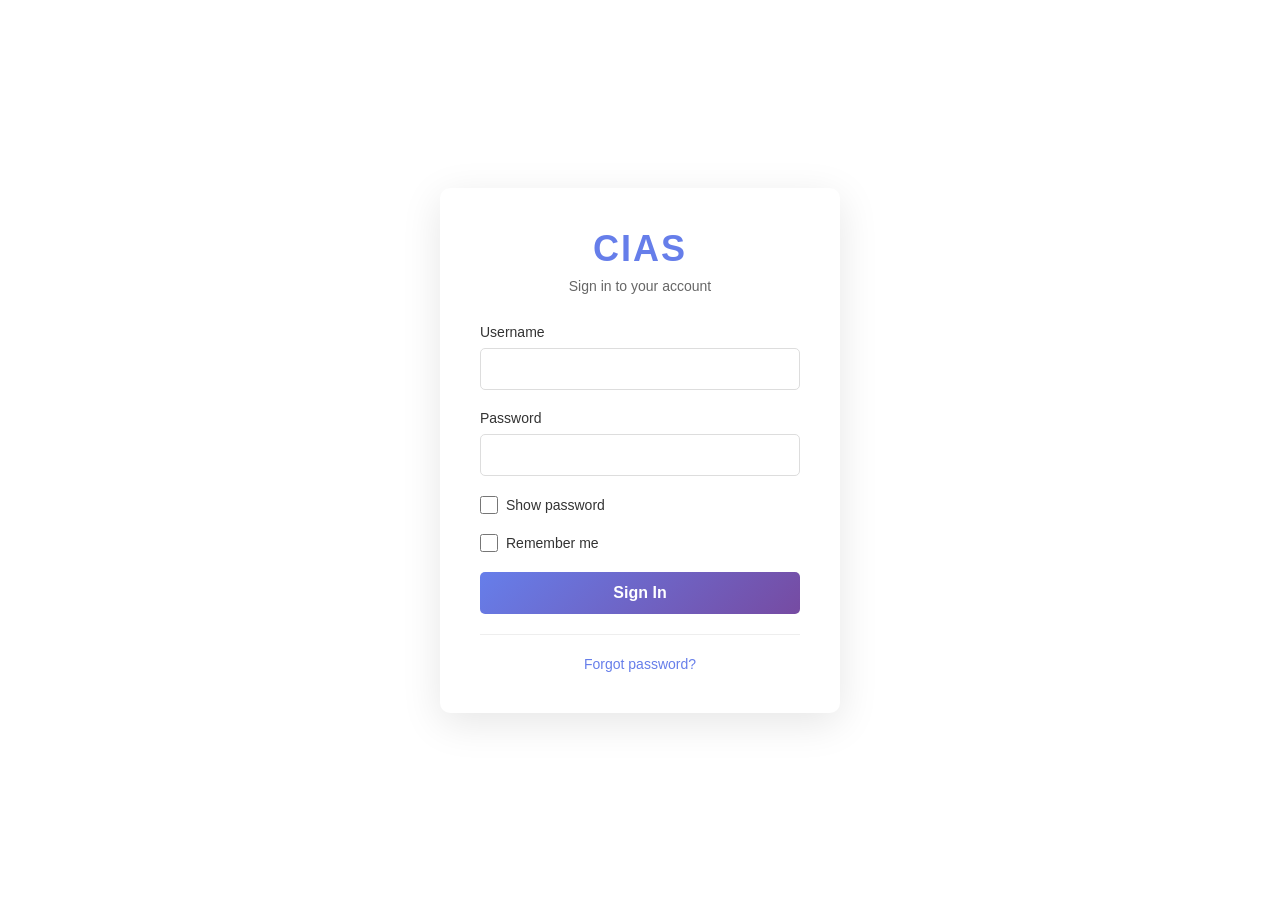
<file: index.html>
<!DOCTYPE html>
<html lang="en">
<head>
    <meta charset="UTF-8">
    <meta name="viewport" content="width=device-width, initial-scale=1.0">
    <title>Login - CIAS</title>
    <link rel="stylesheet" href="style.css">
</head>
<body>
    <div class="login-container">
        <div class="login-box">
            <div class="logo">
                <h1>CIAS</h1>
                <p>Sign in to your account</p>
            </div>
            <form id="loginForm">
                <div class="form-group">
                    <label for="username">Username</label>
                    <input type="text" id="username" name="username" required>
                </div>
                <div class="form-group">
                    <label for="password">Password</label>
                    <input type="password" id="password" name="password" required>
                </div>
                <div class="form-group show-password">
                    <input type="checkbox" id="showPassword">
                    <label for="showPassword">Show password</label>
                </div>
                <div class="form-group remember-me">
                    <input type="checkbox" id="remember">
                    <label for="remember">Remember me</label>
                </div>
                <button type="submit" class="login-btn">Sign In</button>
            </form>
            <div class="links">
                <a href="#">Forgot password?</a>
            </div>
        </div>
    </div>
    <script src="security.js"></script>
    <script src="userStorage.js"></script>
    <script src="script.js"></script>
</body>
</html>
</file>
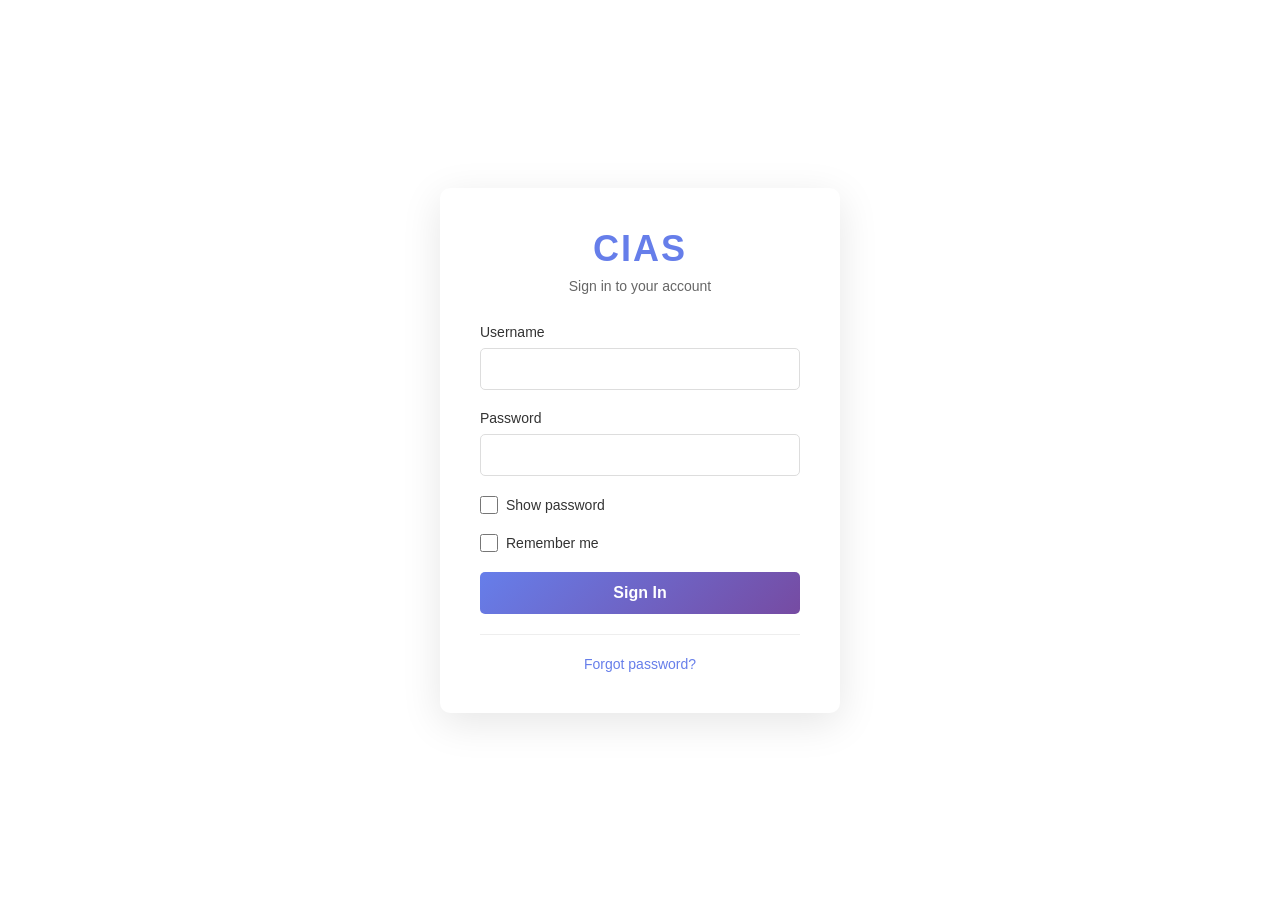
<file: admin-dashboard.html>
<!DOCTYPE html>
<html lang="en">
<head>
    <meta charset="UTF-8">
    <meta name="viewport" content="width=device-width, initial-scale=1.0">
    <title>Admin Dashboard - CIAS</title>
    <link rel="stylesheet" href="style.css">
    <style>
        .admin-dashboard {
            max-width: 1200px;
            margin: 0 auto;
            padding: 20px;
        }
        
        .dashboard-header {
            background: linear-gradient(135deg, #667eea 0%, #764ba2 100%);
            color: white;
            padding: 30px;
            border-radius: 10px;
            margin-bottom: 30px;
            text-align: center;
        }
        
        .stats-container {
            display: grid;
            grid-template-columns: repeat(auto-fit, minmax(250px, 1fr));
            gap: 20px;
            margin-bottom: 30px;
        }
        
        .stat-card {
            background: white;
            padding: 25px;
            border-radius: 10px;
            box-shadow: 0 2px 10px rgba(0,0,0,0.1);
            text-align: center;
        }
        
        .stat-number {
            font-size: 2.5em;
            font-weight: bold;
            color: #667eea;
            margin-bottom: 10px;
        }
        
        .stat-label {
            color: #666;
            font-size: 1.1em;
        }
        
        .users-section {
            background: white;
            padding: 30px;
            border-radius: 10px;
            box-shadow: 0 2px 10px rgba(0,0,0,0.1);
        }
        
        .section-header {
            display: flex;
            justify-content: space-between;
            align-items: center;
            margin-bottom: 25px;
        }
        
        .section-title {
            font-size: 1.5em;
            color: #333;
            margin: 0;
        }
        
        .btn {
            padding: 10px 20px;
            border: none;
            border-radius: 5px;
            cursor: pointer;
            font-size: 14px;
            transition: background-color 0.3s;
        }
        
        .btn-primary {
            background: #667eea;
            color: white;
        }
        
        .btn-primary:hover {
            background: #5a6fd8;
        }
        
        .btn-danger {
            background: #e74c3c;
            color: white;
        }
        
        .btn-danger:hover {
            background: #c0392b;
        }
        
        .btn-secondary {
            background: #95a5a6;
            color: white;
        }
        
        .btn-secondary:hover {
            background: #7f8c8d;
        }
        
        .users-table {
            width: 100%;
            border-collapse: collapse;
            margin-top: 20px;
        }
        
        .users-table th,
        .users-table td {
            padding: 12px;
            text-align: left;
            border-bottom: 1px solid #ddd;
        }
        
        .users-table th {
            background: #f8f9fa;
            font-weight: 600;
            color: #333;
        }
        
        .users-table tr:hover {
            background: #f8f9fa;
        }
        
        .user-role {
            padding: 4px 8px;
            border-radius: 4px;
            font-size: 12px;
            font-weight: 600;
        }
        
        .role-admin {
            background: #e74c3c;
            color: white;
        }
        
        .role-user {
            background: #27ae60;
            color: white;
        }
        
        .action-buttons {
            display: flex;
            gap: 8px;
        }
        
        .btn-sm {
            padding: 6px 12px;
            font-size: 12px;
        }
        
        .logout-btn {
            position: absolute;
            top: 20px;
            right: 20px;
            background: #03abc2;
            color: white;
            border: 1px solid #06a79f;
        }
        
        .logout-btn:hover {
            background: #06a79f;
        }
        
        .modal {
            display: none;
            position: fixed;
            z-index: 1000;
            left: 0;
            top: 0;
            width: 100%;
            height: 100%;
            background: rgba(0,0,0,0.5);
        }
        
        .modal-content {
            background: white;
            margin: 5% auto;
            padding: 30px;
            border-radius: 10px;
            width: 90%;
            max-width: 500px;
            max-height: 85vh;
            overflow-y: auto;
        }
        
        .modal-header {
            margin-bottom: 20px;
        }
        
        .modal-title {
            margin: 0;
            color: #333;
        }
        
        .form-group {
            margin-bottom: 15px;
        }
        
        .form-group label {
            display: block;
            margin-bottom: 5px;
            color: #333;
            font-weight: 500;
        }
        
        .form-group input,
        .form-group select {
            width: 100%;
            padding: 10px;
            border: 1px solid #ddd;
            border-radius: 5px;
            font-size: 14px;
        }
        
        .modal-footer {
            display: flex;
            justify-content: flex-end;
            gap: 10px;
            margin-top: 20px;
        }
        
        .error-message {
            background: #f8d7da;
            color: #721c24;
            padding: 10px;
            border-radius: 5px;
            margin-bottom: 15px;
            display: none;
        }
        
        .success-message {
            background: #d4edda;
            color: #155724;
            padding: 10px;
            border-radius: 5px;
            margin-bottom: 15px;
            display: none;
        }
    </style>
</head>
<body>
    <div class="admin-dashboard">
        <div class="dashboard-header">
            <button class="btn logout-btn" onclick="logout()">Logout</button>
            <h1>Admin Dashboard</h1>
            <p id="adminWelcome">Welcome, Administrator</p>
        </div>
        
        <div class="stats-container">
            <div class="stat-card">
                <div class="stat-number" id="totalUsers">0</div>
                <div class="stat-label">Total Users</div>
            </div>
            <div class="stat-card">
                <div class="stat-number" id="regularUsers">0</div>
                <div class="stat-label">Regular Users</div>
            </div>
            <div class="stat-card">
                <div class="stat-number" id="adminUsers">0</div>
                <div class="stat-label">Admin Users</div>
            </div>
        </div>
        
        <div class="users-section">
            <div class="section-header">
                <h2 class="section-title">User Management</h2>
                <div>
                    <button class="btn btn-primary" onclick="showAddUserModal()">Add New User</button>
                    <button class="btn btn-secondary" onclick="refreshUsers()">Refresh</button>
                </div>
            </div>
            
            <div id="errorMessage" class="error-message"></div>
            <div id="successMessage" class="success-message"></div>
            
            <table class="users-table">
                <thead>
                    <tr>
                        <th>ID</th>
                        <th>Full Name</th>
                        <th>Email</th>
                        <th>Username</th>
                        <th>Role</th>
                        <th>Created</th>
                        <th>Actions</th>
                    </tr>
                </thead>
                <tbody id="usersTableBody">
                    <!-- Users will be populated here -->
                </tbody>
            </table>
        </div>
    </div>
    
    <!-- Add User Modal -->
    <div id="addUserModal" class="modal">
        <div class="modal-content">
            <div class="modal-header">
                <h3 class="modal-title">Add New User</h3>
            </div>
            <div id="addErrorMessage" class="error-message"></div>
            <form id="addUserForm">
                <div class="form-group">
                    <label for="addFullname">Full Name</label>
                    <input type="text" id="addFullname" required>
                </div>
                <div class="form-group">
                    <label for="addEmail">Email</label>
                    <input type="email" id="addEmail" required>
                </div>
                <div class="form-group">
                    <label for="addUsername">Username</label>
                    <input type="text" id="addUsername" required>
                </div>
                <div class="form-group">
                    <label for="addPassword">Password</label>
                    <input type="password" id="addPassword" required>
                </div>
                <div class="form-group show-password">
                    <input type="checkbox" id="addShowPassword">
                    <label for="addShowPassword">Show password</label>
                </div>
                <div class="form-group">
                    <label for="addRole">Role</label>
                    <select id="addRole" required onchange="toggleSkillsField()">
                        <option value="">Select a role</option>
                        <option value="client">Client</option>
                        <option value="developer">Developer</option>
                        <option value="reviewer">Reviewer</option>
                        <option value="project_manager">Project Manager</option>
                        <option value="admin">Admin</option>
                    </select>
                </div>
                <div class="form-group" id="skillsFormGroup" style="display: none;">
                    <label for="addSkills">Developer Skills</label>
                    <select id="addSkills" multiple>
                        <option value="JavaScript">JavaScript</option>
                        <option value="Python">Python</option>
                        <option value="Java">Java</option>
                        <option value="C#">C#</option>
                        <option value="React">React</option>
                        <option value="Angular">Angular</option>
                        <option value="Vue.js">Vue.js</option>
                        <option value="Node.js">Node.js</option>
                        <option value="SQL">SQL</option>
                        <option value="MongoDB">MongoDB</option>
                        <option value="Docker">Docker</option>
                        <option value="Kubernetes">Kubernetes</option>
                        <option value="AWS">AWS</option>
                        <option value="Azure">Azure</option>
                        <option value="Testing">Testing</option>
                        <option value="DevOps">DevOps</option>
                        <option value="UI/UX">UI/UX</option>
                        <option value="Backend">Backend</option>
                        <option value="Frontend">Frontend</option>
                        <option value="Full Stack">Full Stack</option>
                    </select>
                    <small style="color: #666; display: block; margin-top: 5px;">Hold Ctrl/Cmd to select multiple skills</small>
                </div>
                <div class="modal-footer">
                    <button type="button" class="btn btn-secondary" onclick="closeAddUserModal()">Cancel</button>
                    <button type="submit" class="btn btn-primary">Create User</button>
                </div>
            </form>
        </div>
    </div>
    
    <!-- Edit User Modal -->
    <div id="editUserModal" class="modal">
        <div class="modal-content">
            <div class="modal-header">
                <h3 class="modal-title">Edit User</h3>
            </div>
            <div id="editErrorMessage" class="error-message"></div>
            <form id="editUserForm">
                <div class="form-group">
                    <label for="editFullname">Full Name</label>
                    <input type="text" id="editFullname" required>
                </div>
                <div class="form-group">
                    <label for="editEmail">Email</label>
                    <input type="email" id="editEmail" required>
                </div>
                <div class="form-group">
                    <label for="editRole">Role</label>
                    <select id="editRole" onchange="toggleEditSkillsField()">
                        <option value="client">Client</option>
                        <option value="developer">Developer</option>
                        <option value="reviewer">Reviewer</option>
                        <option value="project_manager">Project Manager</option>
                        <option value="admin">Admin</option>
                    </select>
                </div>
                <div class="form-group" id="editSkillsFormGroup" style="display: none;">
                    <label for="editSkills">Developer Skills</label>
                    <select id="editSkills" multiple>
                        <option value="JavaScript">JavaScript</option>
                        <option value="Python">Python</option>
                        <option value="Java">Java</option>
                        <option value="C#">C#</option>
                        <option value="React">React</option>
                        <option value="Angular">Angular</option>
                        <option value="Vue.js">Vue.js</option>
                        <option value="Node.js">Node.js</option>
                        <option value="SQL">SQL</option>
                        <option value="MongoDB">MongoDB</option>
                        <option value="Docker">Docker</option>
                        <option value="Kubernetes">Kubernetes</option>
                        <option value="AWS">AWS</option>
                        <option value="Azure">Azure</option>
                        <option value="Testing">Testing</option>
                        <option value="DevOps">DevOps</option>
                        <option value="UI/UX">UI/UX</option>
                        <option value="Backend">Backend</option>
                        <option value="Frontend">Frontend</option>
                        <option value="Full Stack">Full Stack</option>
                    </select>
                    <small style="color: #666; display: block; margin-top: 5px;">Hold Ctrl/Cmd to select multiple skills</small>
                </div>
                <div class="modal-footer">
                    <button type="button" class="btn btn-secondary" onclick="closeEditModal()">Cancel</button>
                    <button type="submit" class="btn btn-primary">Save Changes</button>
                </div>
            </form>
        </div>
    </div>
    
    <script src="security.js"></script>
    <script src="userStorage.js"></script>
    <script src="admin-dashboard.js"></script>
</body>
</html>
</file>
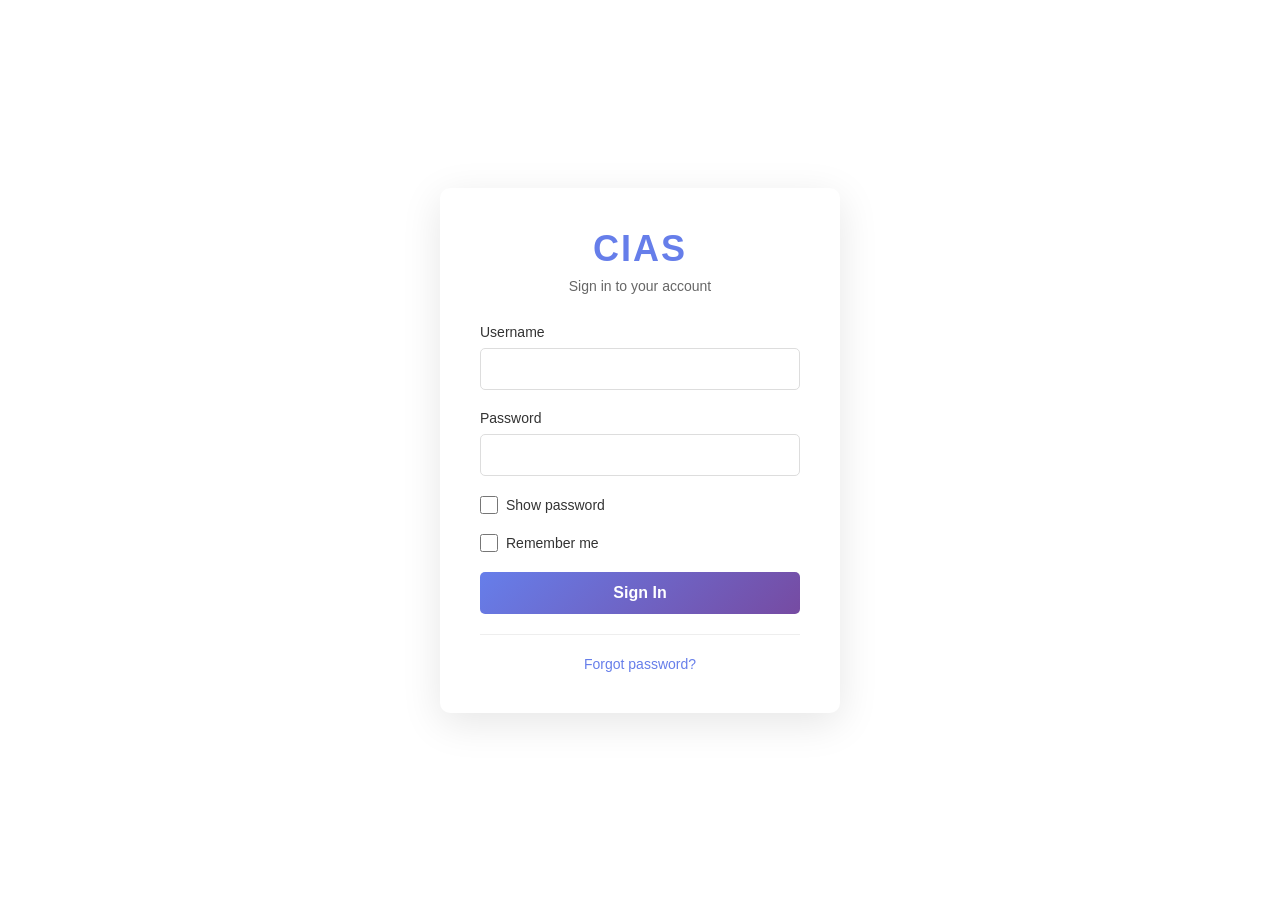
<file: change-analysis.html>
<!DOCTYPE html>
<html lang="en">
<head>
    <meta charset="UTF-8">
    <meta name="viewport" content="width=device-width, initial-scale=1.0">
    <title>Change Analysis - CIAS</title>
    <link rel="stylesheet" href="style.css">
    <style>
        .analysis-container {
            max-width: 1200px;
            margin: 0 auto;
            padding: 20px;
            font-family: Arial, sans-serif;
        }

        .analysis-header {
            background: white;
            padding: 20px;
            border-radius: 10px;
            margin-bottom: 20px;
            box-shadow: 0 2px 10px rgba(0,0,0,0.1);
            display: flex;
            justify-content: space-between;
            align-items: center;
        }

        .analysis-title {
            color: #333;
            margin: 0;
        }

        .back-btn {
            background: #95a5a6;
            color: white;
            border: none;
            padding: 10px 20px;
            border-radius: 5px;
            cursor: pointer;
            font-size: 14px;
            text-decoration: none;
            display: inline-block;
        }

        .back-btn:hover {
            background: #7f8c8d;
        }

        .change-request-info {
            background: white;
            padding: 20px;
            border-radius: 10px;
            margin-bottom: 20px;
            box-shadow: 0 2px 10px rgba(0,0,0,0.1);
        }

        .section-card {
            background: white;
            padding: 25px;
            border-radius: 10px;
            margin-bottom: 20px;
            box-shadow: 0 2px 10px rgba(0,0,0,0.1);
        }

        .section-title {
            color: #333;
            margin-bottom: 20px;
            font-size: 20px;
            border-bottom: 2px solid #667eea;
            padding-bottom: 10px;
        }

        .artifact-grid {
            display: grid;
            grid-template-columns: repeat(auto-fill, minmax(300px, 1fr));
            gap: 15px;
            margin-bottom: 20px;
        }

        .artifact-card {
            border: 1px solid #ddd;
            border-radius: 8px;
            padding: 15px;
            background: #f8f9fa;
        }

        .artifact-name {
            font-weight: bold;
            color: #333;
            margin-bottom: 5px;
        }

        .artifact-type {
            display: inline-block;
            padding: 2px 8px;
            border-radius: 3px;
            font-size: 10px;
            color: white;
            margin-bottom: 5px;
        }

        .artifact-description {
            font-size: 12px;
            color: #666;
            margin-bottom: 10px;
        }

        .artifact-meta {
            font-size: 11px;
            color: #999;
        }

        .detection-reason {
            font-size: 11px;
            color: #27ae60;
            font-style: italic;
            margin-top: 5px;
        }

        .metrics-grid {
            display: grid;
            grid-template-columns: repeat(auto-fit, minmax(250px, 1fr));
            gap: 20px;
            margin-bottom: 20px;
        }

        .metric-card {
            background: #f8f9fa;
            padding: 20px;
            border-radius: 8px;
            border-left: 4px solid #667eea;
        }

        .metric-title {
            font-weight: bold;
            color: #333;
            margin-bottom: 10px;
        }

        .metric-value {
            font-size: 24px;
            font-weight: bold;
            color: #667eea;
            margin-bottom: 5px;
        }

        .metric-description {
            font-size: 12px;
            color: #666;
        }

        .estimation-table {
            width: 100%;
            border-collapse: collapse;
            margin-bottom: 20px;
        }

        .estimation-table th,
        .estimation-table td {
            padding: 12px;
            text-align: left;
            border-bottom: 1px solid #ddd;
        }

        .estimation-table th {
            background: #f8f9fa;
            font-weight: bold;
            color: #333;
        }

        .risk-level {
            padding: 4px 8px;
            border-radius: 3px;
            font-size: 11px;
            font-weight: bold;
            color: white;
        }

        .risk-low {
            background: #27ae60;
        }

        .risk-medium {
            background: #f39c12;
        }

        .risk-high {
            background: #e74c3c;
        }

        .mitigation-list {
            margin: 10px 0;
            padding-left: 20px;
        }

        .mitigation-list li {
            margin-bottom: 5px;
            font-size: 12px;
            color: #666;
        }

        .dependency-graph {
            margin: 20px 0;
            text-align: center;
        }

        .dependency-graph svg {
            border: 1px solid #ddd;
            border-radius: 8px;
            max-width: 100%;
        }

        @media (max-width: 768px) {
            .metrics-grid {
                grid-template-columns: 1fr;
            }
            
            .artifact-grid {
                grid-template-columns: 1fr;
            }
        }
    </style>
</head>
<body>
    <div class="login-container">
        <div class="analysis-container">
            <!-- Analysis Header -->
            <div class="analysis-header">
                <h1 class="analysis-title">Change Request Analysis</h1>
                <a href="javascript:history.back()" class="back-btn">← Back to Dashboard</a>
            </div>

            <!-- Change Request Info -->
            <div class="change-request-info">
                <h2 id="requestTitle" style="margin-top: 0; color: #333;">Loading...</h2>
                <div id="requestDetails" style="color: #666;">Loading change request details...</div>
            </div>

            <!-- Technical Effect Estimation -->
            <div class="section-card">
                <h2 class="section-title">Technical Effect Estimation</h2>
                <div id="technicalEffect" class="metrics-grid">
                    <!-- Technical effect metrics will be populated here -->
                </div>
            </div>

            <!-- Cost Estimation -->
            <div class="section-card">
                <h2 class="section-title">Cost Estimation</h2>
                <div id="costEstimation">
                    <!-- Cost estimation will be populated here -->
                </div>
            </div>

            <!-- Effort Estimation -->
            <div class="section-card">
                <h2 class="section-title">Effort Estimation</h2>
                <div id="effortEstimation">
                    <!-- Effort estimation will be populated here -->
                </div>
            </div>

            <!-- Risk Evaluation -->
            <div class="section-card">
                <h2 class="section-title">Risk Evaluation</h2>
                <div id="riskEvaluation">
                    <!-- Risk evaluation will be populated here -->
                </div>
            </div>

            <!-- Affected Artifacts -->
            <div class="section-card">
                <h2 class="section-title">Affected Artifacts</h2>
                <div id="affectedArtifacts" class="artifact-grid">
                    <!-- Affected artifacts will be populated here -->
                </div>
            </div>

            <!-- Dependency Visualization -->
            <div class="section-card">
                <h2 class="section-title">Artifact Dependencies</h2>
                <div id="dependencyGraph" class="dependency-graph">
                    <!-- Dependency graph will be rendered here -->
                </div>
            </div>
        </div>
    </div>

    <script src="security.js"></script>
    <script src="userStorage.js"></script>
    <script src="changeRequest.js"></script>
    <script src="artifactManager.js"></script>
    <script src="dependencyVisualizer.js"></script>
    <script src="change-analysis.js"></script>
</body>
</html>
</file>
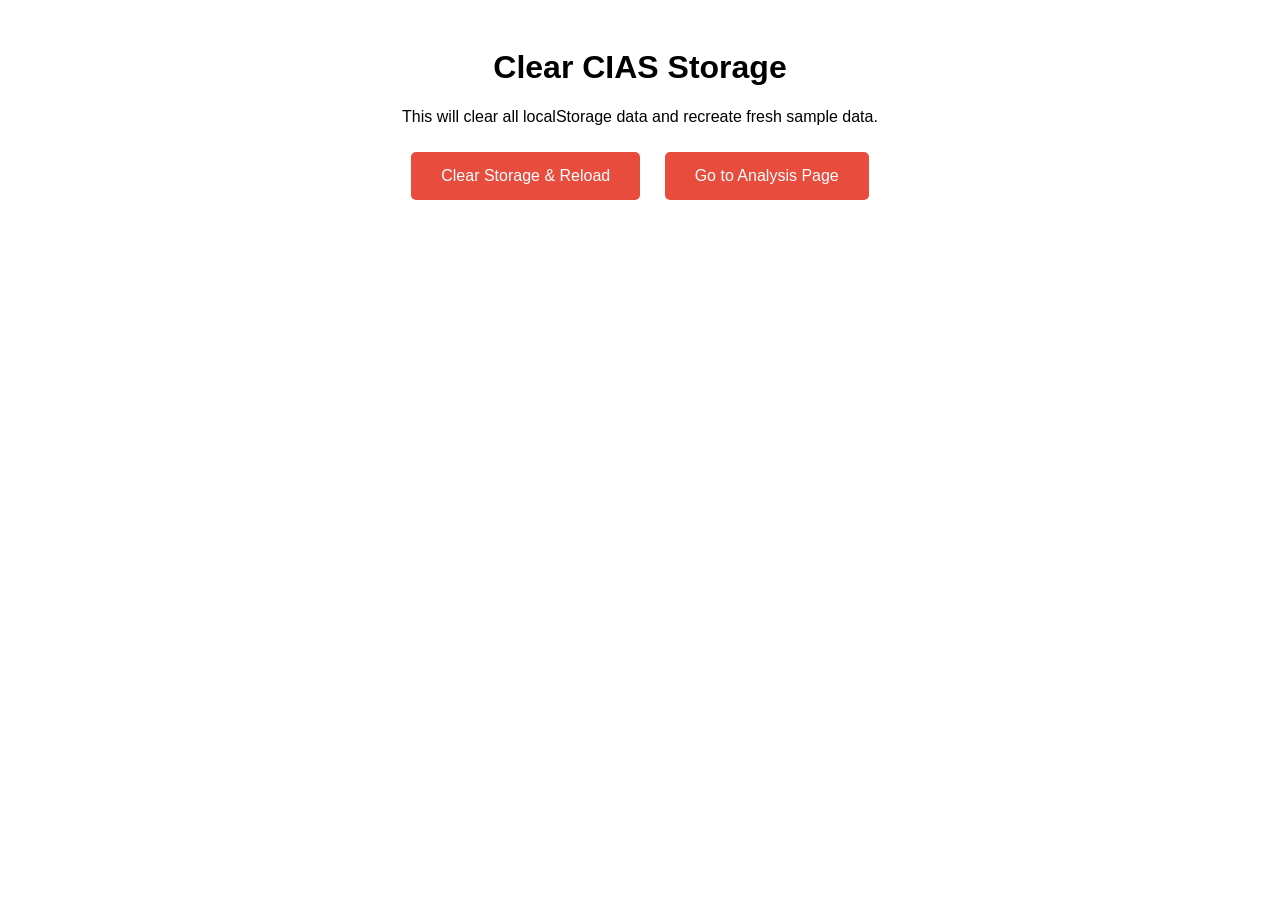
<file: clear-storage.html>
<!DOCTYPE html>
<html lang="en">
<head>
    <meta charset="UTF-8">
    <meta name="viewport" content="width=device-width, initial-scale=1.0">
    <title>Clear Storage - CIAS</title>
    <style>
        body { font-family: Arial, sans-serif; padding: 20px; text-align: center; }
        .container { max-width: 600px; margin: 0 auto; }
        button { background: #e74c3c; color: white; padding: 15px 30px; border: none; border-radius: 5px; cursor: pointer; font-size: 16px; margin: 10px; }
        button:hover { background: #c0392b; }
        .success { background: #27ae60; color: white; padding: 15px; border-radius: 5px; margin: 10px 0; }
    </style>
</head>
<body>
    <div class="container">
        <h1>Clear CIAS Storage</h1>
        <p>This will clear all localStorage data and recreate fresh sample data.</p>
        
        <button onclick="clearStorage()">Clear Storage & Reload</button>
        <button onclick="goToAnalysis()">Go to Analysis Page</button>
        
        <div id="message"></div>
    </div>

    <script>
        function clearStorage() {
            localStorage.clear();
            document.getElementById('message').innerHTML = '<div class="success">Storage cleared! Reloading...</div>';
            setTimeout(() => {
                window.location.href = 'index.html';
            }, 2000);
        }
        
        function goToAnalysis() {
            window.location.href = 'change-analysis.html?requestId=CR-SAMPLE-001';
        }
    </script>
</body>
</html>
</file>
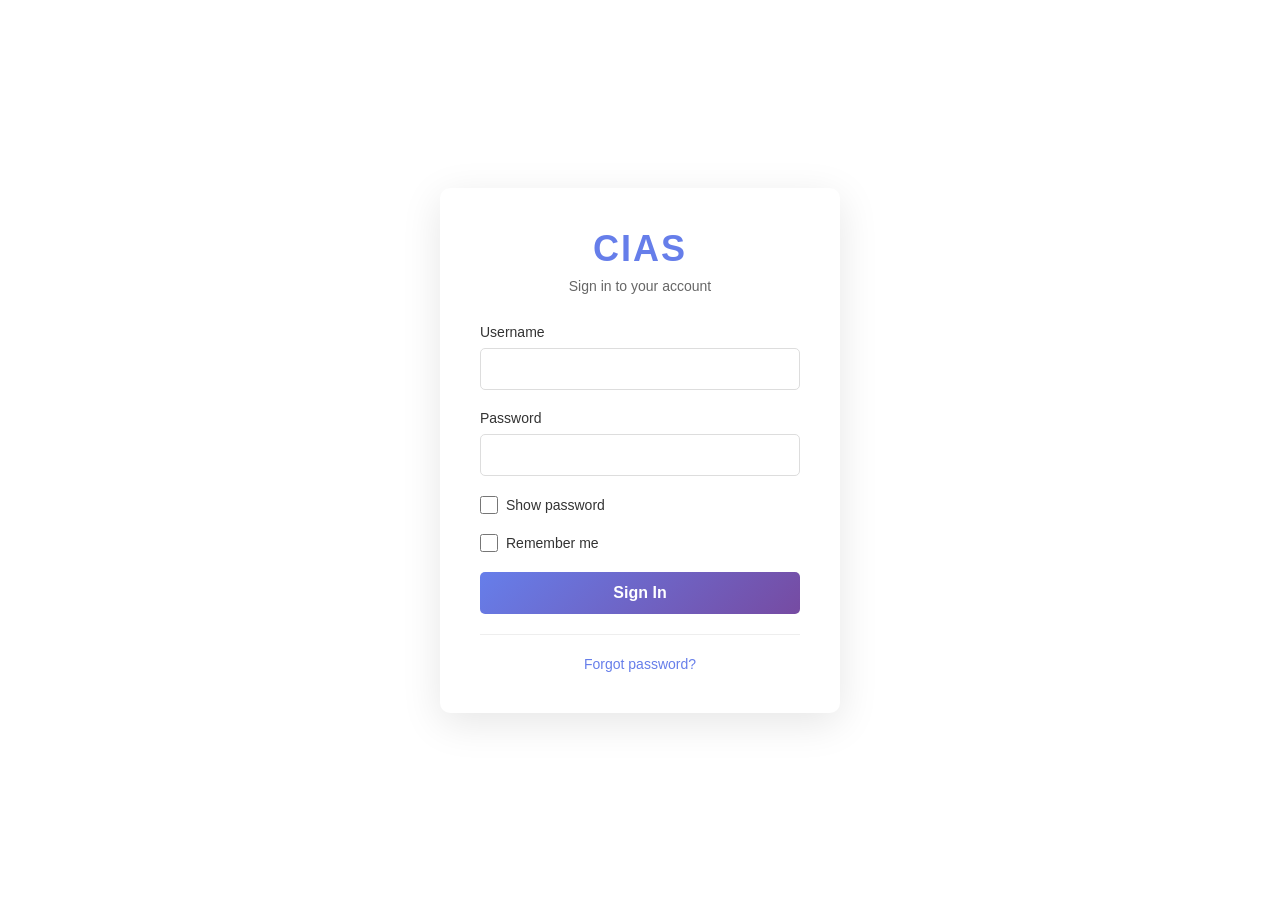
<file: client-dashboard.html>
<!DOCTYPE html>
<html lang="en">
<head>
    <meta charset="UTF-8">
    <meta name="viewport" content="width=device-width, initial-scale=1.0">
    <title>Client Dashboard - CIAS</title>
    <link rel="stylesheet" href="style.css">
    <style>
        .client-dashboard {
            max-width: 1200px;
            margin: 0 auto;
            padding: 20px;
        }

        .dashboard-header {
            background: white;
            padding: 20px;
            border-radius: 10px;
            margin-bottom: 20px;
            box-shadow: 0 2px 10px rgba(0,0,0,0.1);
            display: flex;
            justify-content: space-between;
            align-items: center;
        }

        .welcome-section h1 {
            color: #333;
            margin: 0;
        }

        .welcome-section p {
            color: #666;
            margin: 5px 0 0 0;
        }

        .logout-btn {
            background: #e74c3c;
            color: white;
            border: none;
            padding: 10px 20px;
            border-radius: 5px;
            cursor: pointer;
            font-size: 14px;
        }

        .logout-btn:hover {
            background: #c0392b;
        }

        .main-content {
            display: grid;
            grid-template-columns: 1fr 1fr;
            gap: 20px;
        }

        .section-card {
            background: white;
            padding: 25px;
            border-radius: 10px;
            box-shadow: 0 2px 10px rgba(0,0,0,0.1);
        }

        .section-title {
            color: #333;
            margin-bottom: 20px;
            font-size: 20px;
            border-bottom: 2px solid #667eea;
            padding-bottom: 10px;
        }

        .form-group {
            margin-bottom: 15px;
        }

        .form-group label {
            display: block;
            margin-bottom: 5px;
            color: #333;
            font-weight: 500;
        }

        .form-group input,
        .form-group select,
        .form-group textarea {
            width: 100%;
            padding: 10px;
            border: 1px solid #ddd;
            border-radius: 5px;
            font-size: 14px;
            box-sizing: border-box;
        }

        .form-group textarea {
            height: 100px;
            resize: vertical;
        }

        .form-group select {
            cursor: pointer;
        }

        
        .btn {
            padding: 12px 24px;
            border: none;
            border-radius: 5px;
            cursor: pointer;
            font-size: 14px;
            font-weight: 500;
            transition: background-color 0.3s ease;
        }

        .btn-primary {
            background: #667eea;
            color: white;
        }

        .btn-primary:hover {
            background: #5a6fd8;
        }

        .btn-secondary {
            background: #95a5a6;
            color: white;
        }

        .btn-secondary:hover {
            background: #7f8c8d;
        }

        .change-requests-list {
            max-height: 400px;
            overflow-y: auto;
        }

        .request-item {
            background: #f8f9fa;
            padding: 15px;
            border-radius: 5px;
            margin-bottom: 10px;
            border-left: 4px solid #667eea;
        }

        .request-item.high-priority {
            border-left-color: #e74c3c;
        }

        .request-item.medium-priority {
            border-left-color: #f39c12;
        }

        .request-item.low-priority {
            border-left-color: #27ae60;
        }

        .request-header {
            display: flex;
            justify-content: space-between;
            align-items: center;
            margin-bottom: 10px;
        }

        .request-id {
            font-weight: bold;
            color: #333;
        }

        .request-priority {
            padding: 3px 8px;
            border-radius: 3px;
            font-size: 12px;
            color: white;
        }

        .priority-high {
            background: #e74c3c;
        }

        .priority-medium {
            background: #f39c12;
        }

        .priority-low {
            background: #27ae60;
        }

        .request-meta {
            font-size: 12px;
            color: #666;
            margin-bottom: 5px;
        }

        .request-description {
            color: #333;
            font-size: 14px;
            line-height: 1.4;
        }

        .error-message, .success-message {
            padding: 10px;
            border-radius: 5px;
            margin-bottom: 15px;
            display: none;
        }

        .error-message {
            background: #fee;
            color: #c00;
            border: 1px solid #fcc;
        }

        .success-message {
            background: #efe;
            color: #060;
            border: 1px solid #cfc;
        }

        .stats-grid {
            display: grid;
            grid-template-columns: repeat(3, 1fr);
            gap: 15px;
            margin-bottom: 20px;
        }

        .stat-card {
            background: linear-gradient(135deg, #667eea, #764ba2);
            color: white;
            padding: 20px;
            border-radius: 8px;
            text-align: center;
        }

        .stat-number {
            font-size: 24px;
            font-weight: bold;
            margin-bottom: 5px;
        }

        .stat-label {
            font-size: 14px;
            opacity: 0.9;
        }

        @media (max-width: 768px) {
            .main-content {
                grid-template-columns: 1fr;
            }
            
            .dashboard-header {
                flex-direction: column;
                text-align: center;
                gap: 15px;
            }
            
            .priority-select {
                grid-template-columns: 1fr;
            }
        }
    </style>
</head>
<body>
    <div class="login-container">
        <div class="client-dashboard">
            <!-- Dashboard Header -->
            <div class="dashboard-header">
                <div class="welcome-section">
                    <h1 id="clientWelcome">Welcome, Client</h1>
                    <p>Change Request Management Portal</p>
                </div>
                <button class="logout-btn" onclick="logout()">Logout</button>
            </div>

            <!-- Statistics Section -->
            <div class="stats-grid">
                <div class="stat-card">
                    <div class="stat-number" id="totalRequests">0</div>
                    <div class="stat-label">Total Requests</div>
                </div>
                <div class="stat-card">
                    <div class="stat-number" id="pendingRequests">0</div>
                    <div class="stat-label">Pending</div>
                </div>
                <div class="stat-card">
                    <div class="stat-number" id="approvedRequests">0</div>
                    <div class="stat-label">Approved</div>
                </div>
            </div>

            <!-- Main Content -->
            <div class="main-content">
                <!-- New Change Request Form -->
                <div class="section-card">
                    <h2 class="section-title">Submit New Change Request</h2>
                    
                    <div id="errorMessage" class="error-message"></div>
                    <div id="successMessage" class="success-message"></div>
                    
                    <form id="changeRequestForm">
                        <div class="form-group">
                            <label for="changeType">Change Type</label>
                            <select id="changeType" required>
                                <option value="">Select change type</option>
                                <option value="feature">New Feature</option>
                                <option value="bug_fix">Bug Fix</option>
                                <option value="enhancement">Enhancement</option>
                                <option value="documentation">Documentation</option>
                                <option value="security">Security</option>
                                <option value="performance">Performance</option>
                                <option value="other">Other</option>
                            </select>
                        </div>

                        <div class="form-group">
                            <label for="description">Description</label>
                            <textarea id="description" placeholder="Please describe the change request in detail..." required></textarea>
                        </div>

                        <div class="form-group">
                            <label for="priority">Priority</label>
                            <select id="priority" name="priority" required>
                                <option value="">Select priority</option>
                                <option value="high">High</option>
                                <option value="medium">Medium</option>
                                <option value="low">Low</option>
                            </select>
                        </div>

                        
                        <div style="display: grid; grid-template-columns: 1fr 1fr; gap: 15px;">
                            <div class="form-group">
                                <label for="requestedBy">Requested By</label>
                                <input type="text" id="requestedBy" required>
                            </div>
                            <div class="form-group">
                                <label for="submissionDate">Date of Submission</label>
                                <input type="date" id="submissionDate" required>
                            </div>
                        </div>

                        <div style="display: grid; grid-template-columns: 1fr 1fr; gap: 15px; margin-top: 20px;">
                            <button type="button" class="btn btn-secondary" onclick="clearForm()">Clear Form</button>
                            <button type="submit" class="btn btn-primary">Submit Request</button>
                        </div>
                    </form>
                </div>

                <!-- Recent Change Requests -->
                <div class="section-card">
                    <h2 class="section-title">Your Recent Change Requests</h2>
                    <div class="change-requests-list" id="requestsList">
                        <!-- Change requests will be populated here -->
                    </div>
                </div>
            </div>
        </div>
    </div>

    <script src="security.js"></script>
    <script src="userStorage.js"></script>
    <script src="changeRequest.js"></script>
    <script src="client-dashboard.js"></script>

</body>
</html>
</file>
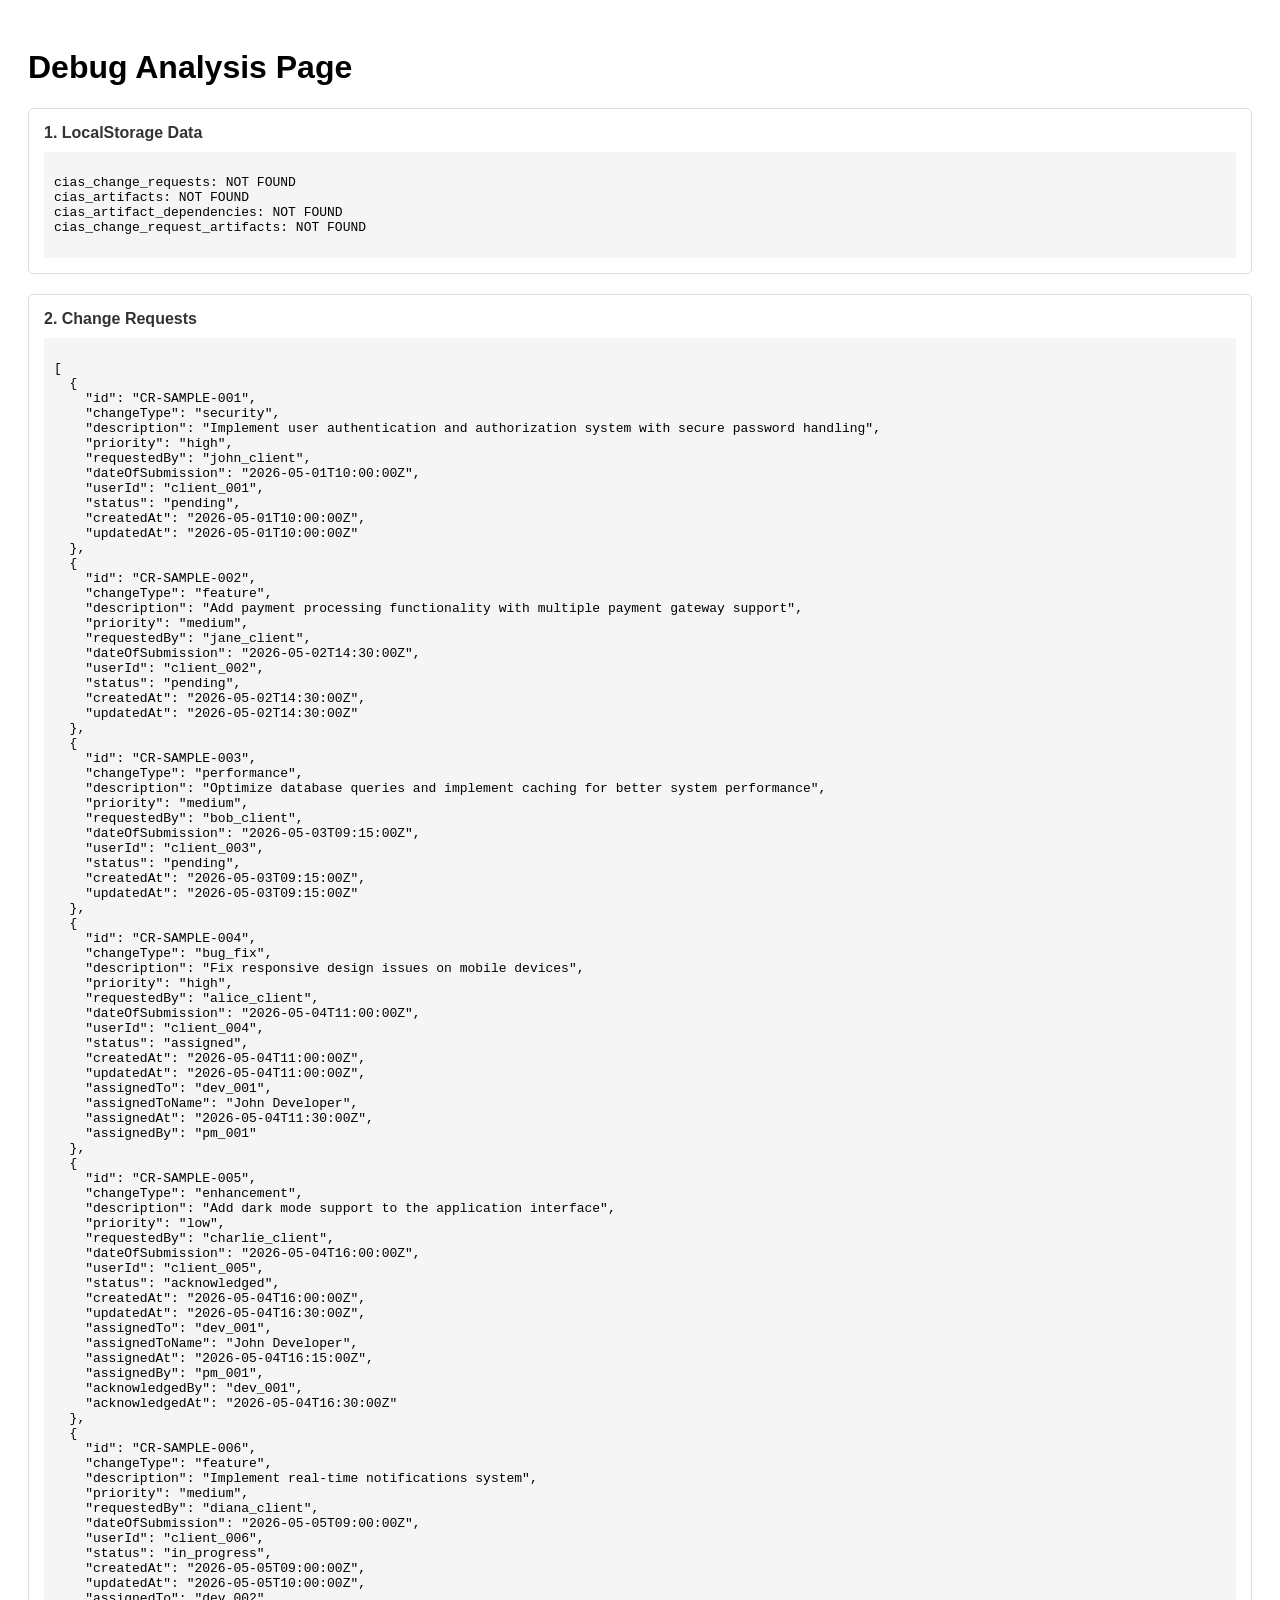
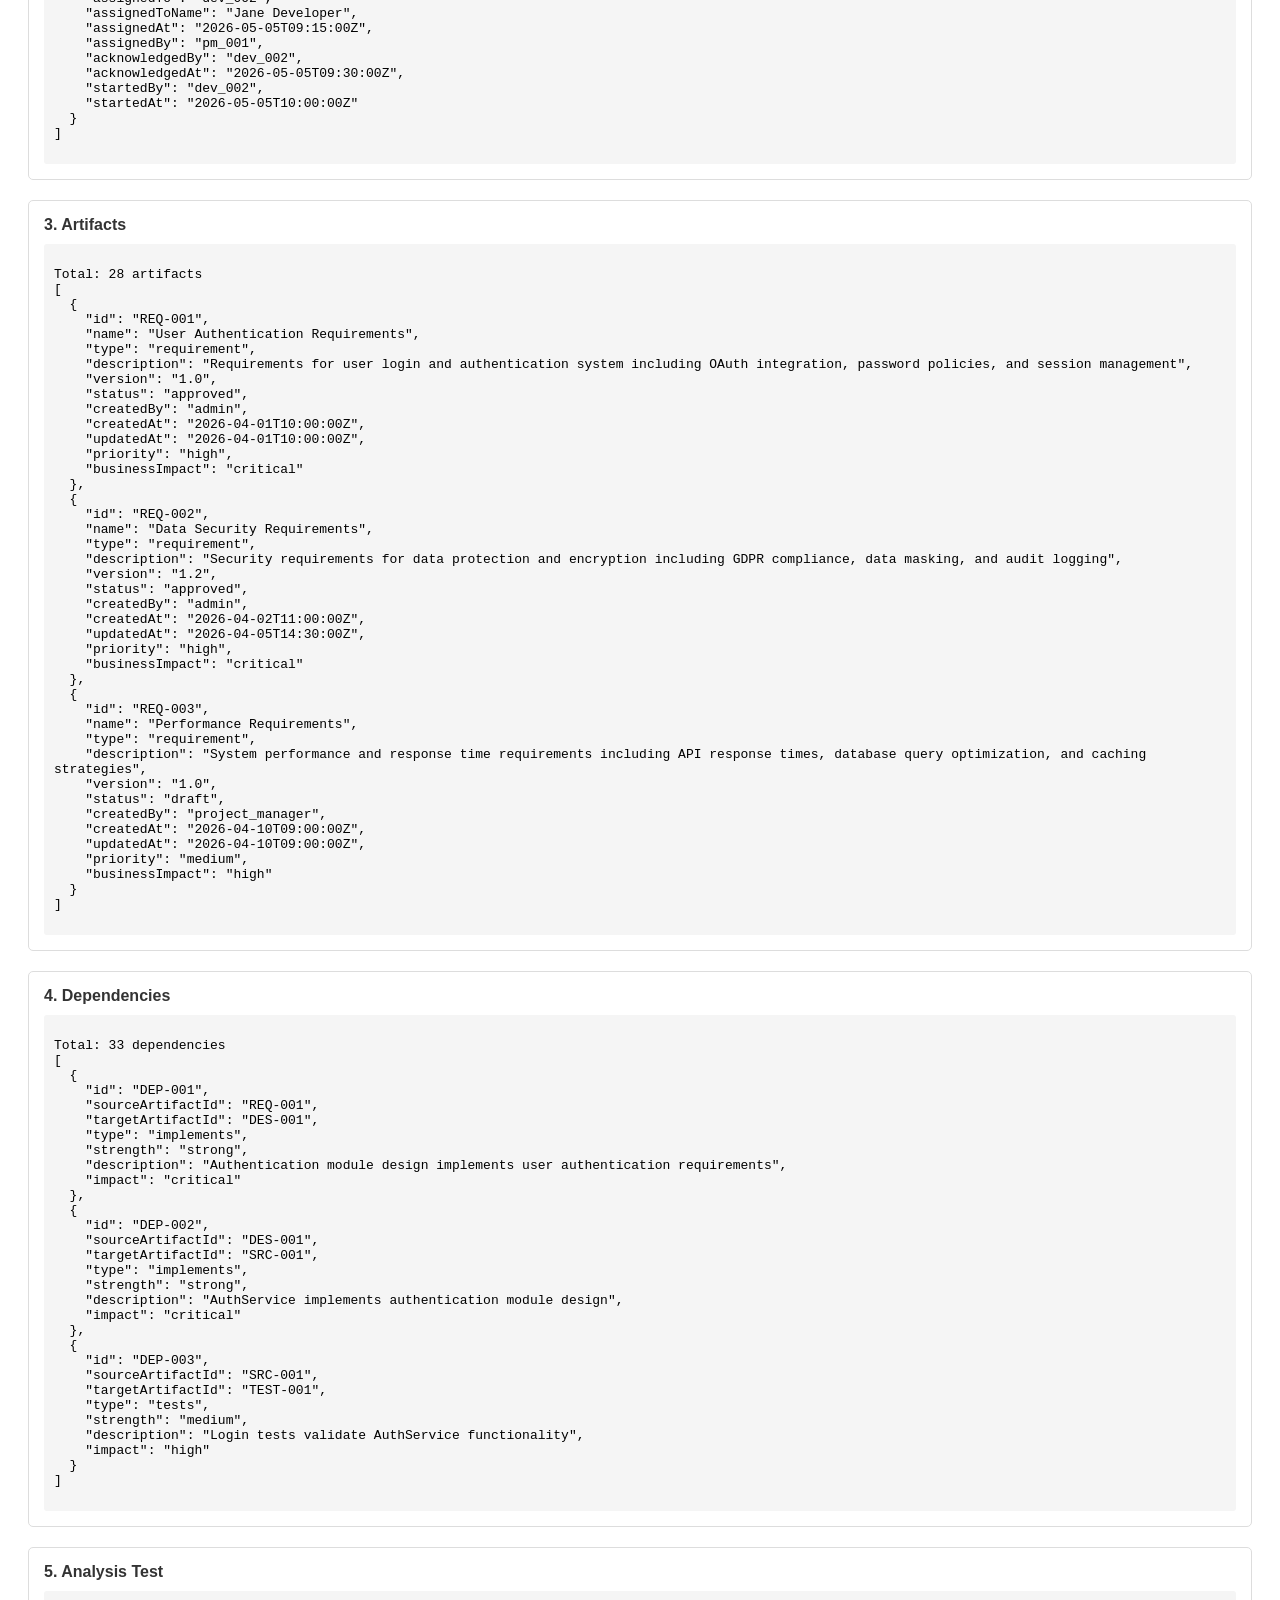
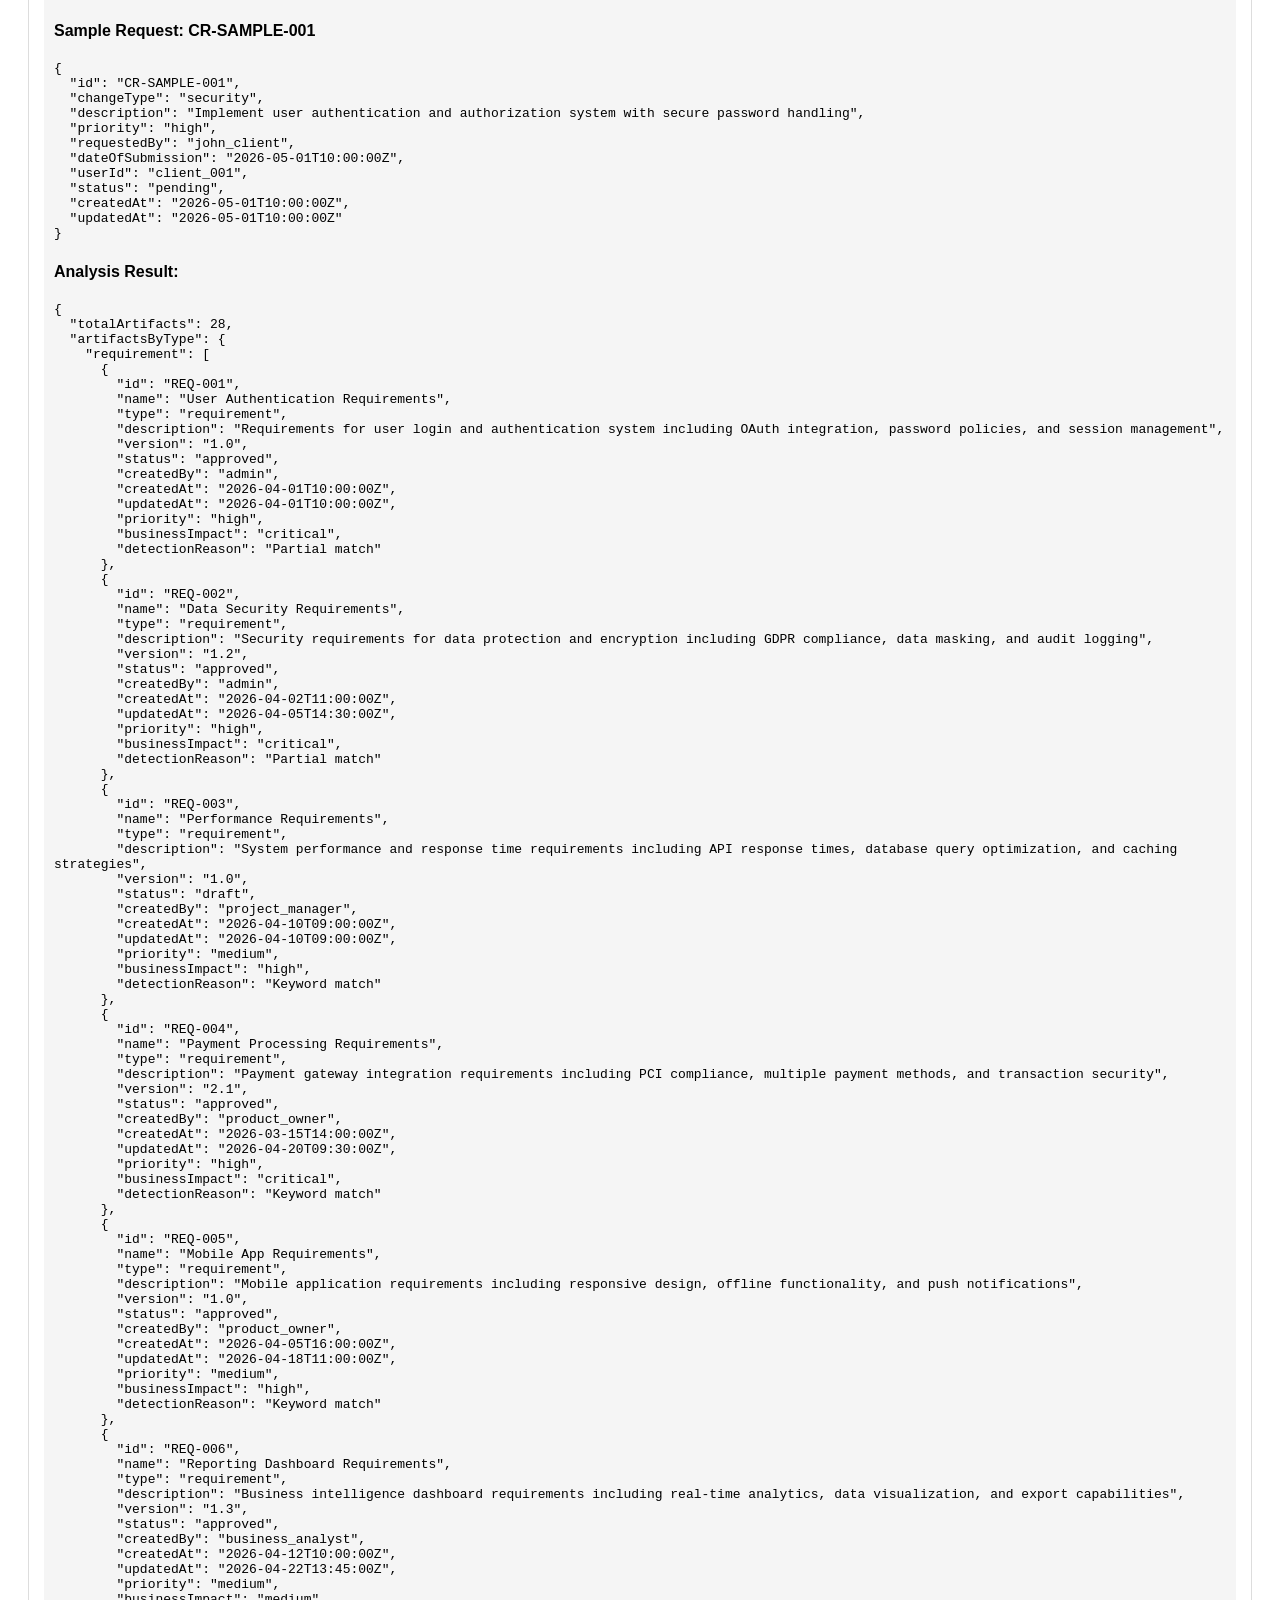
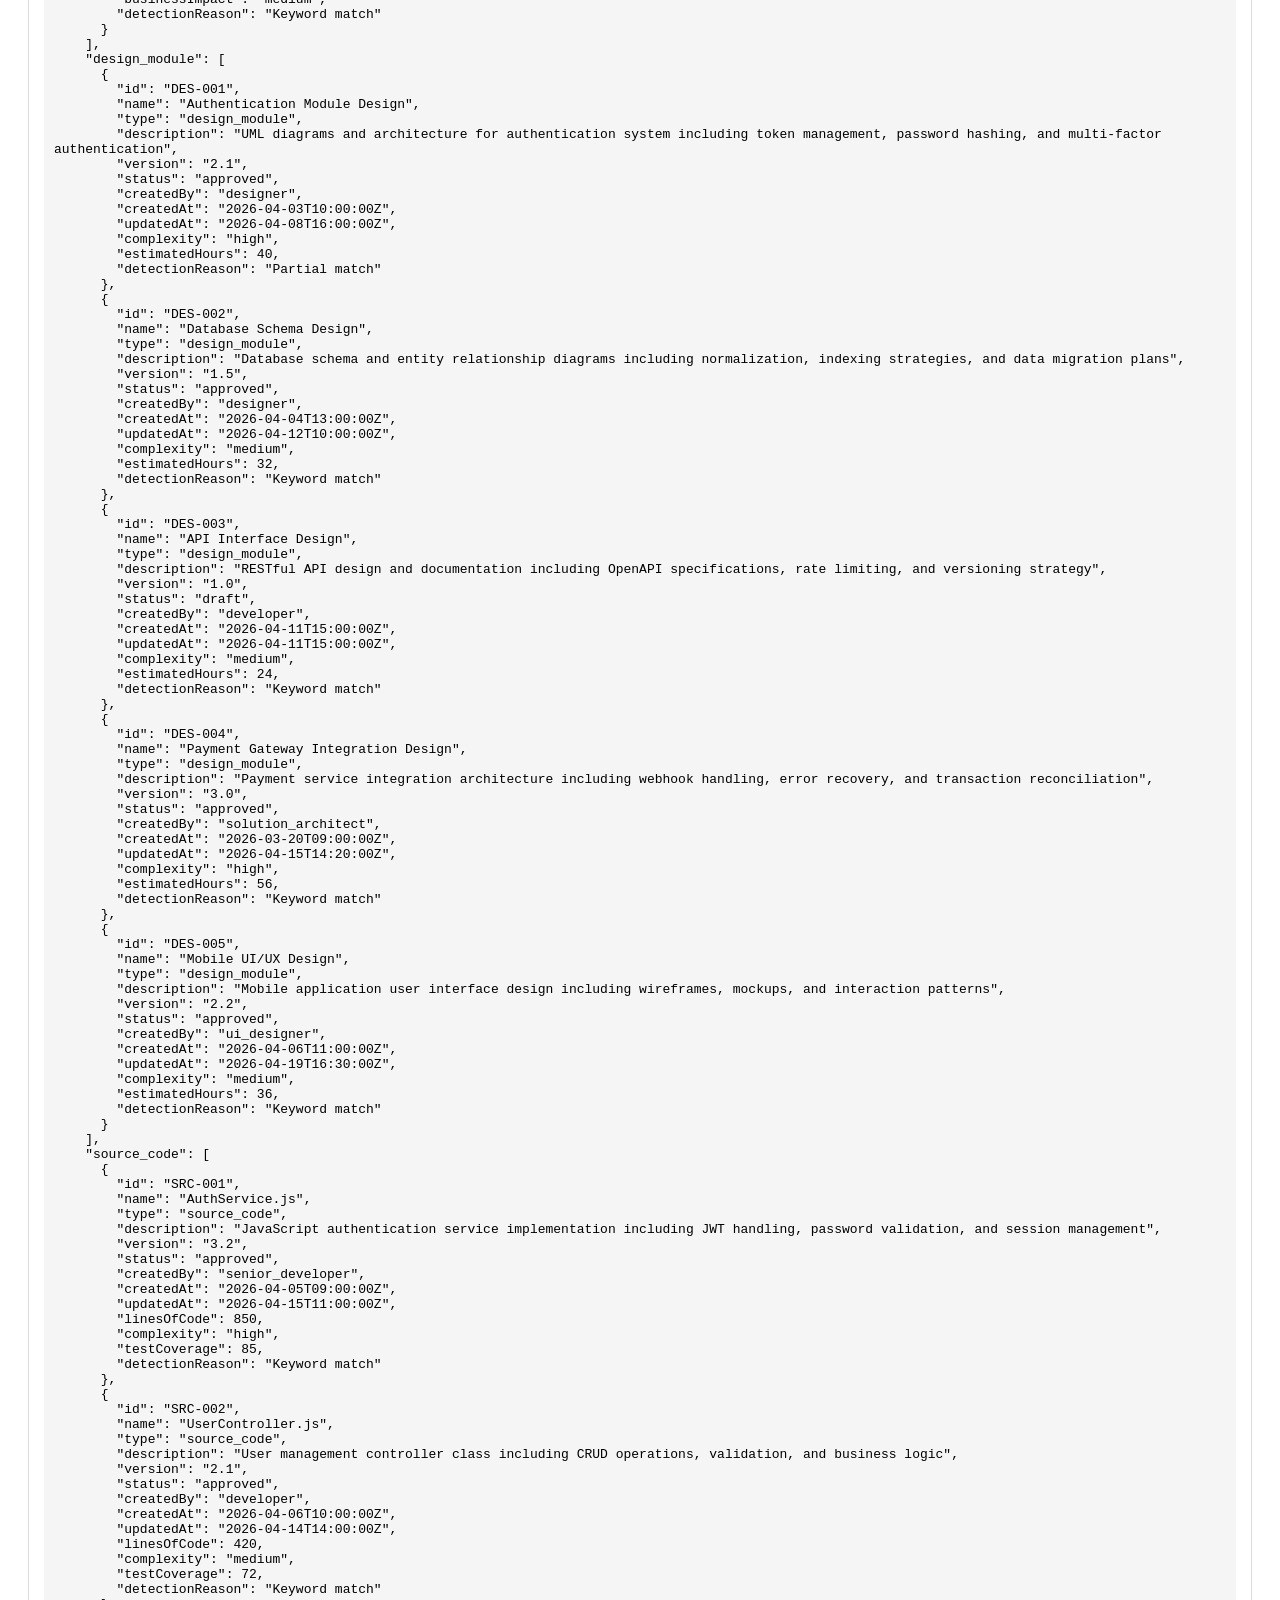
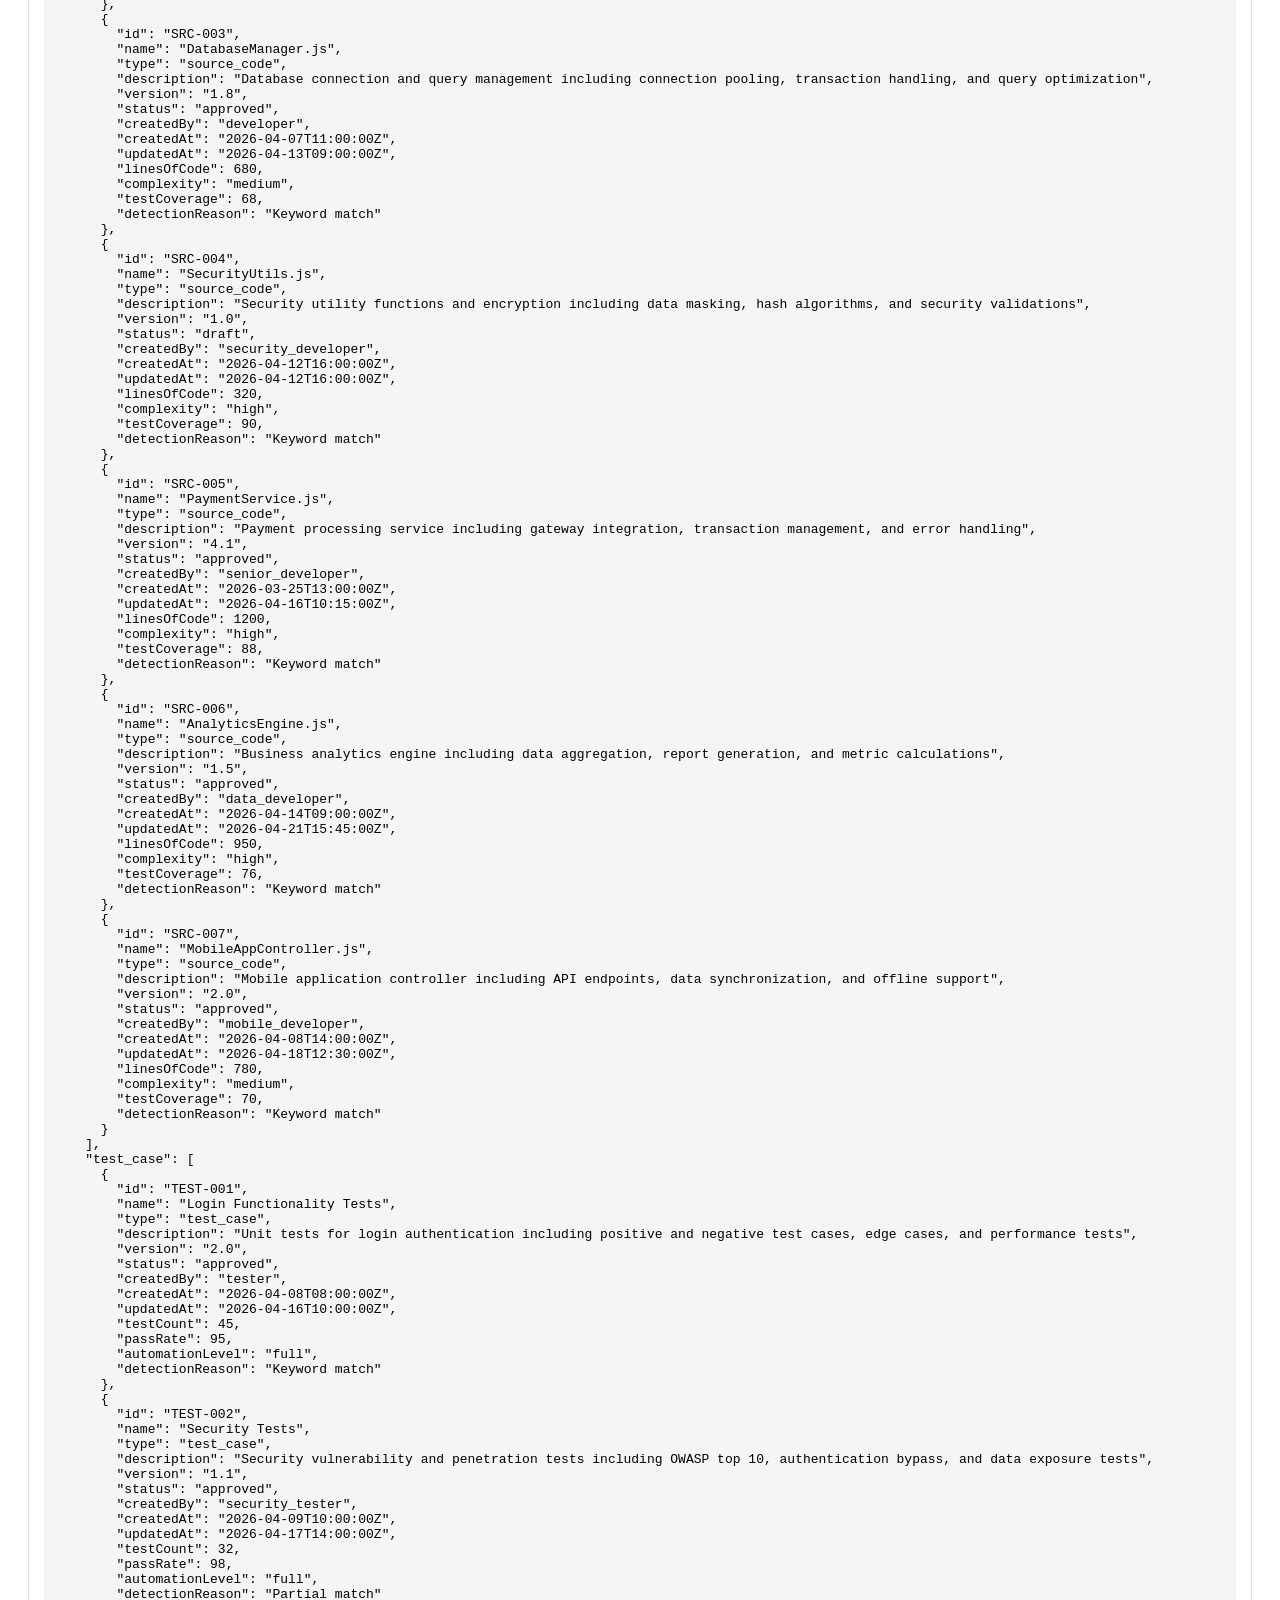
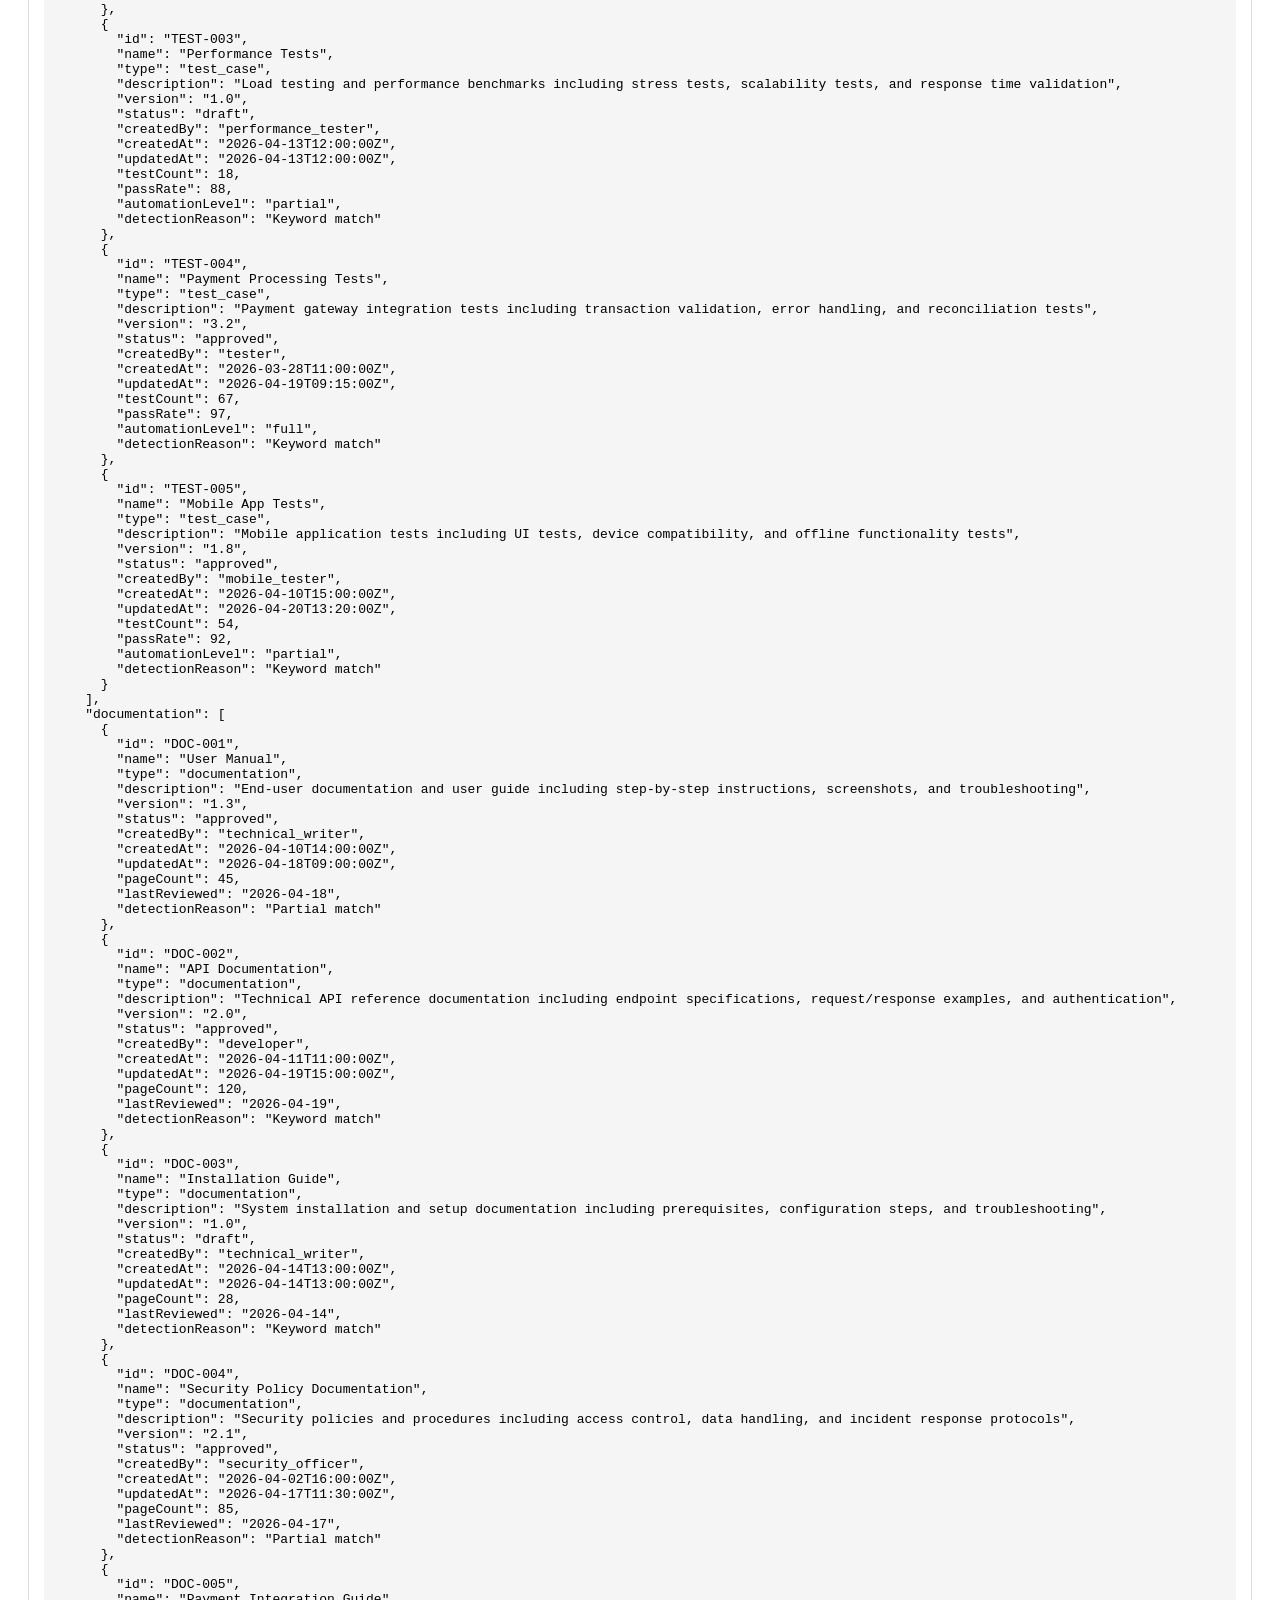
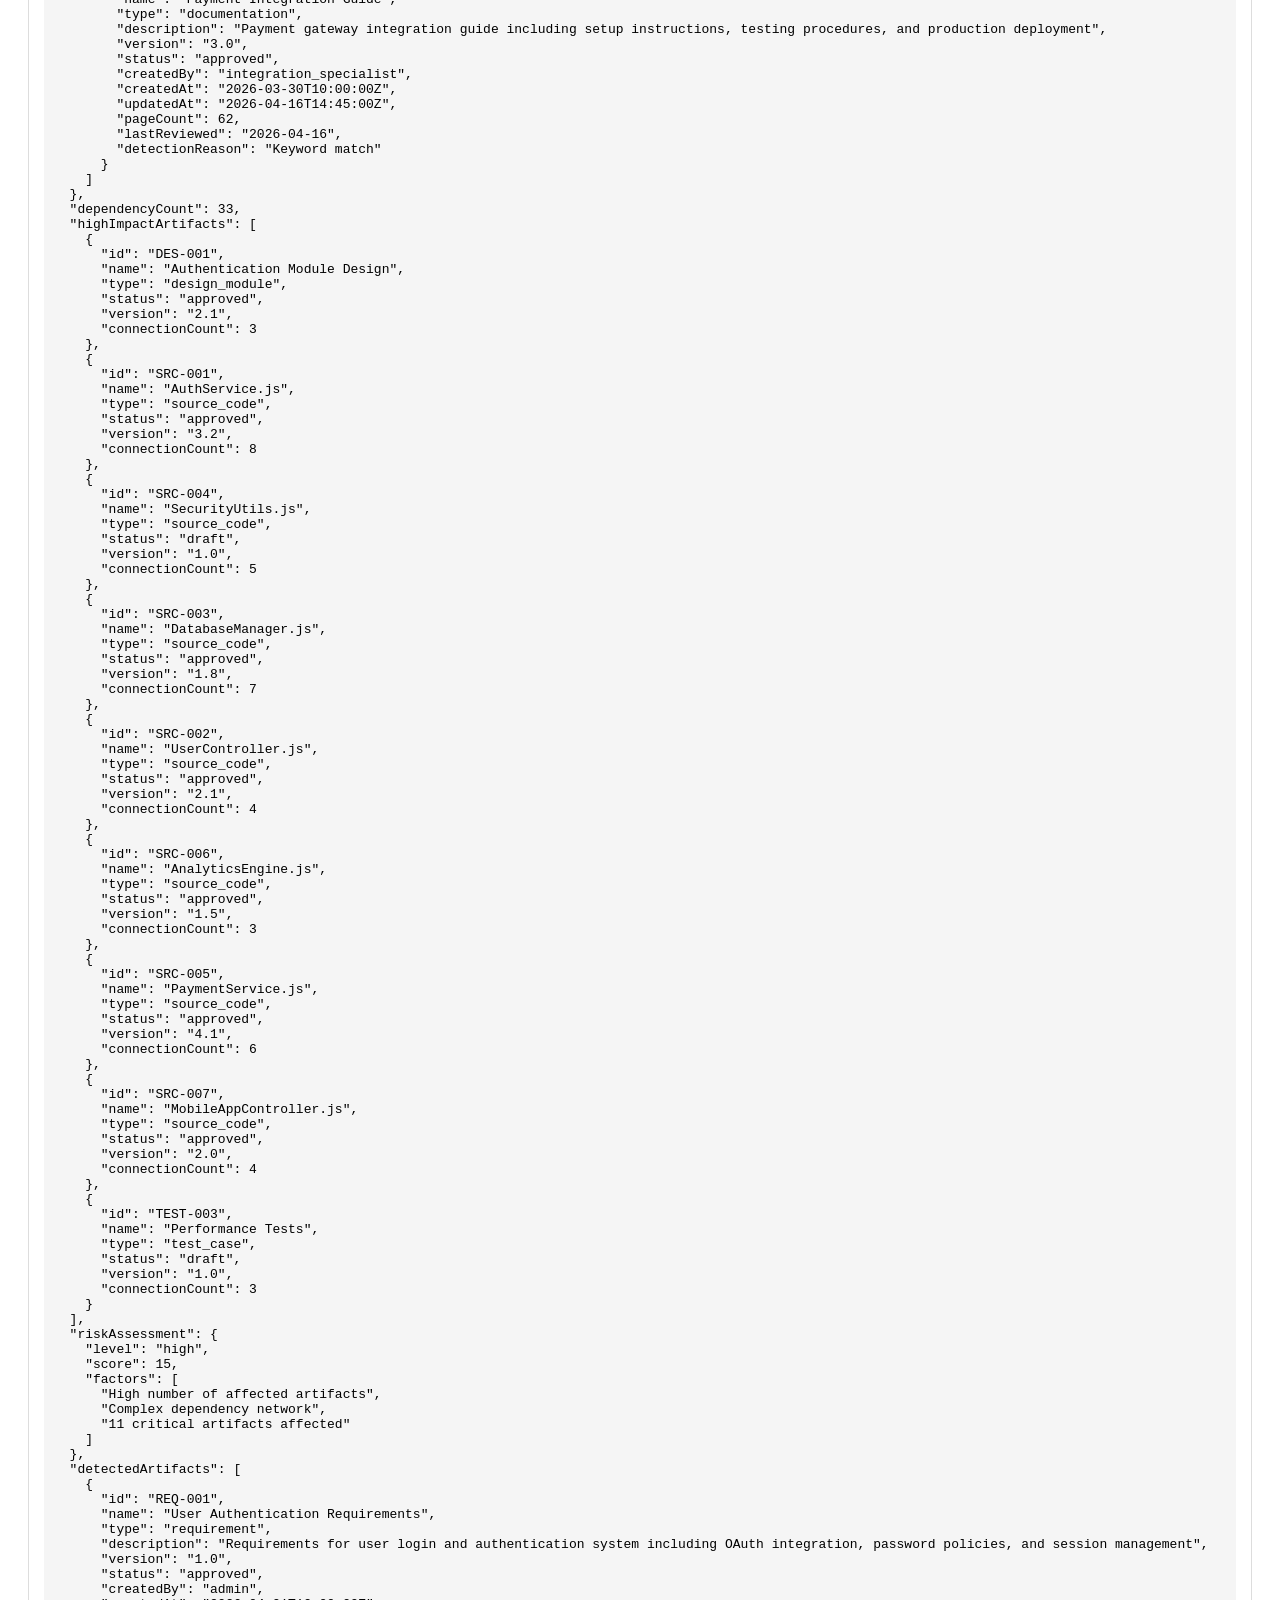
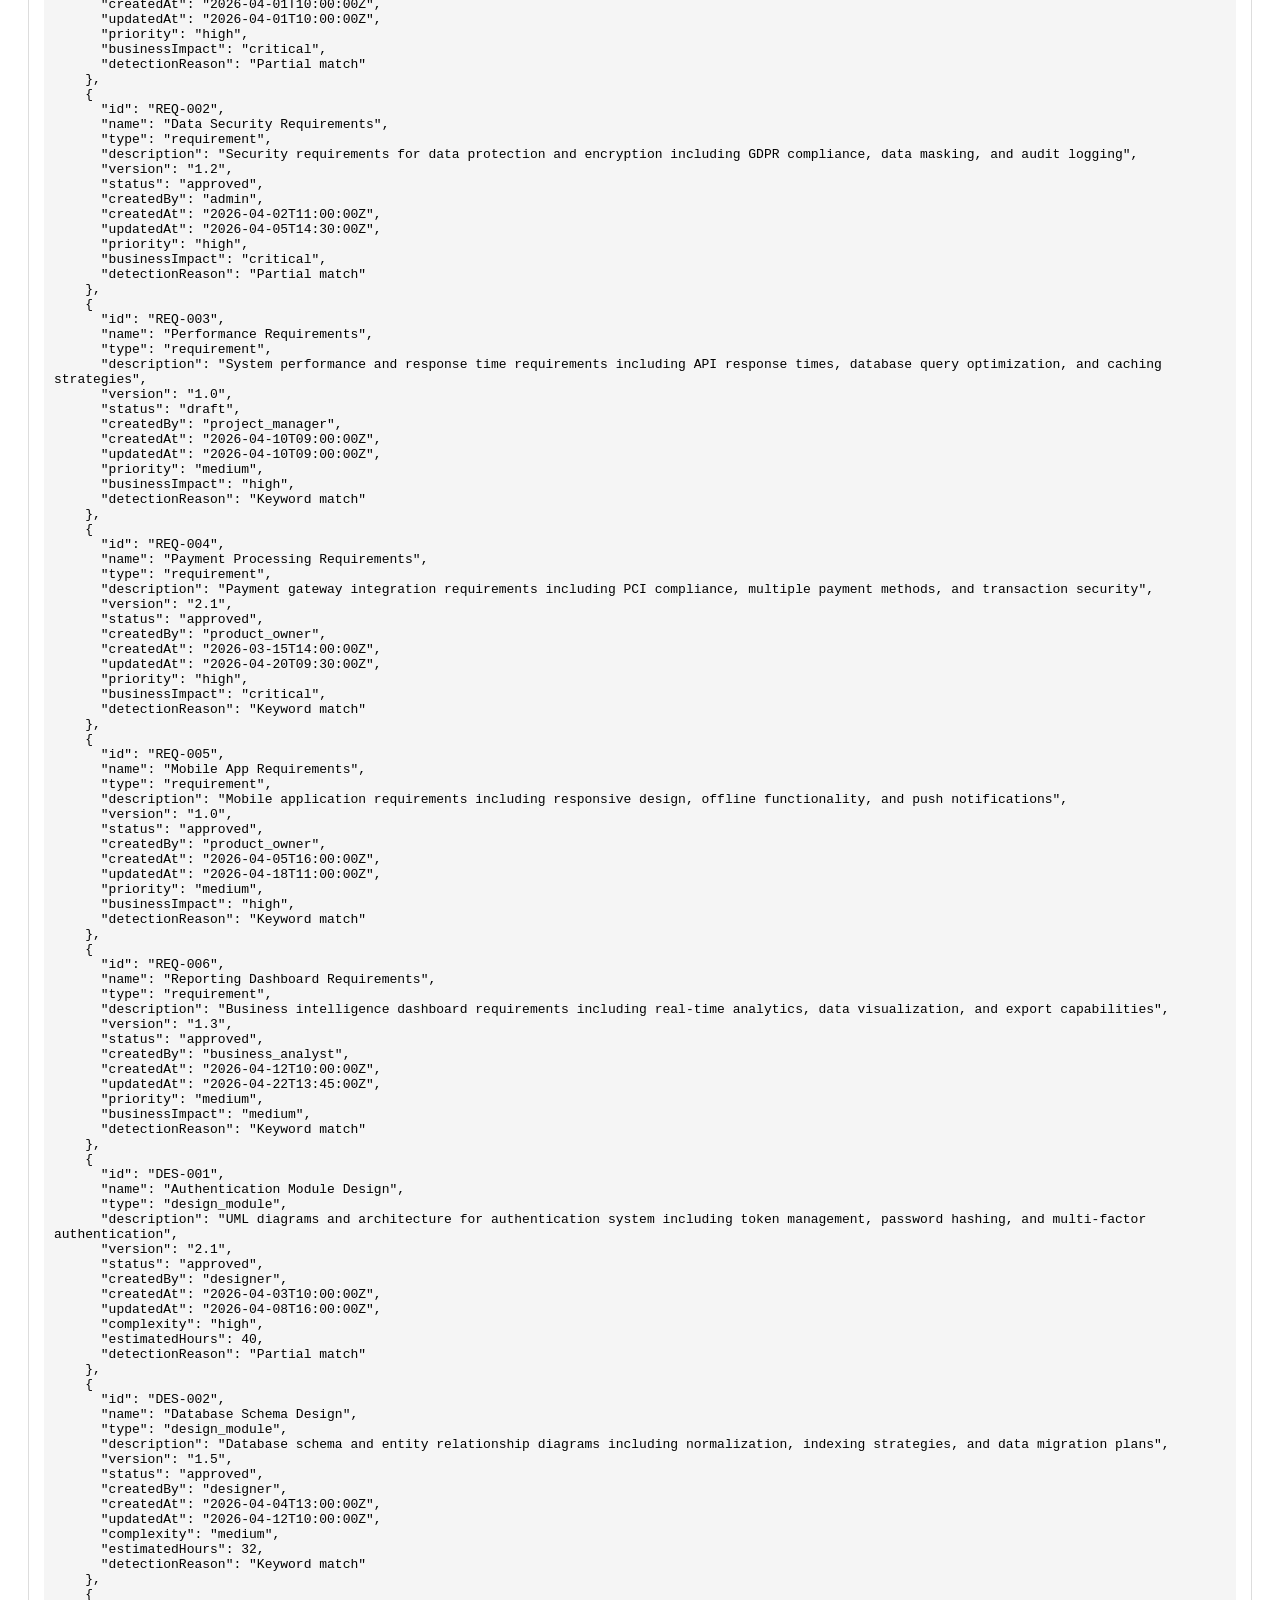
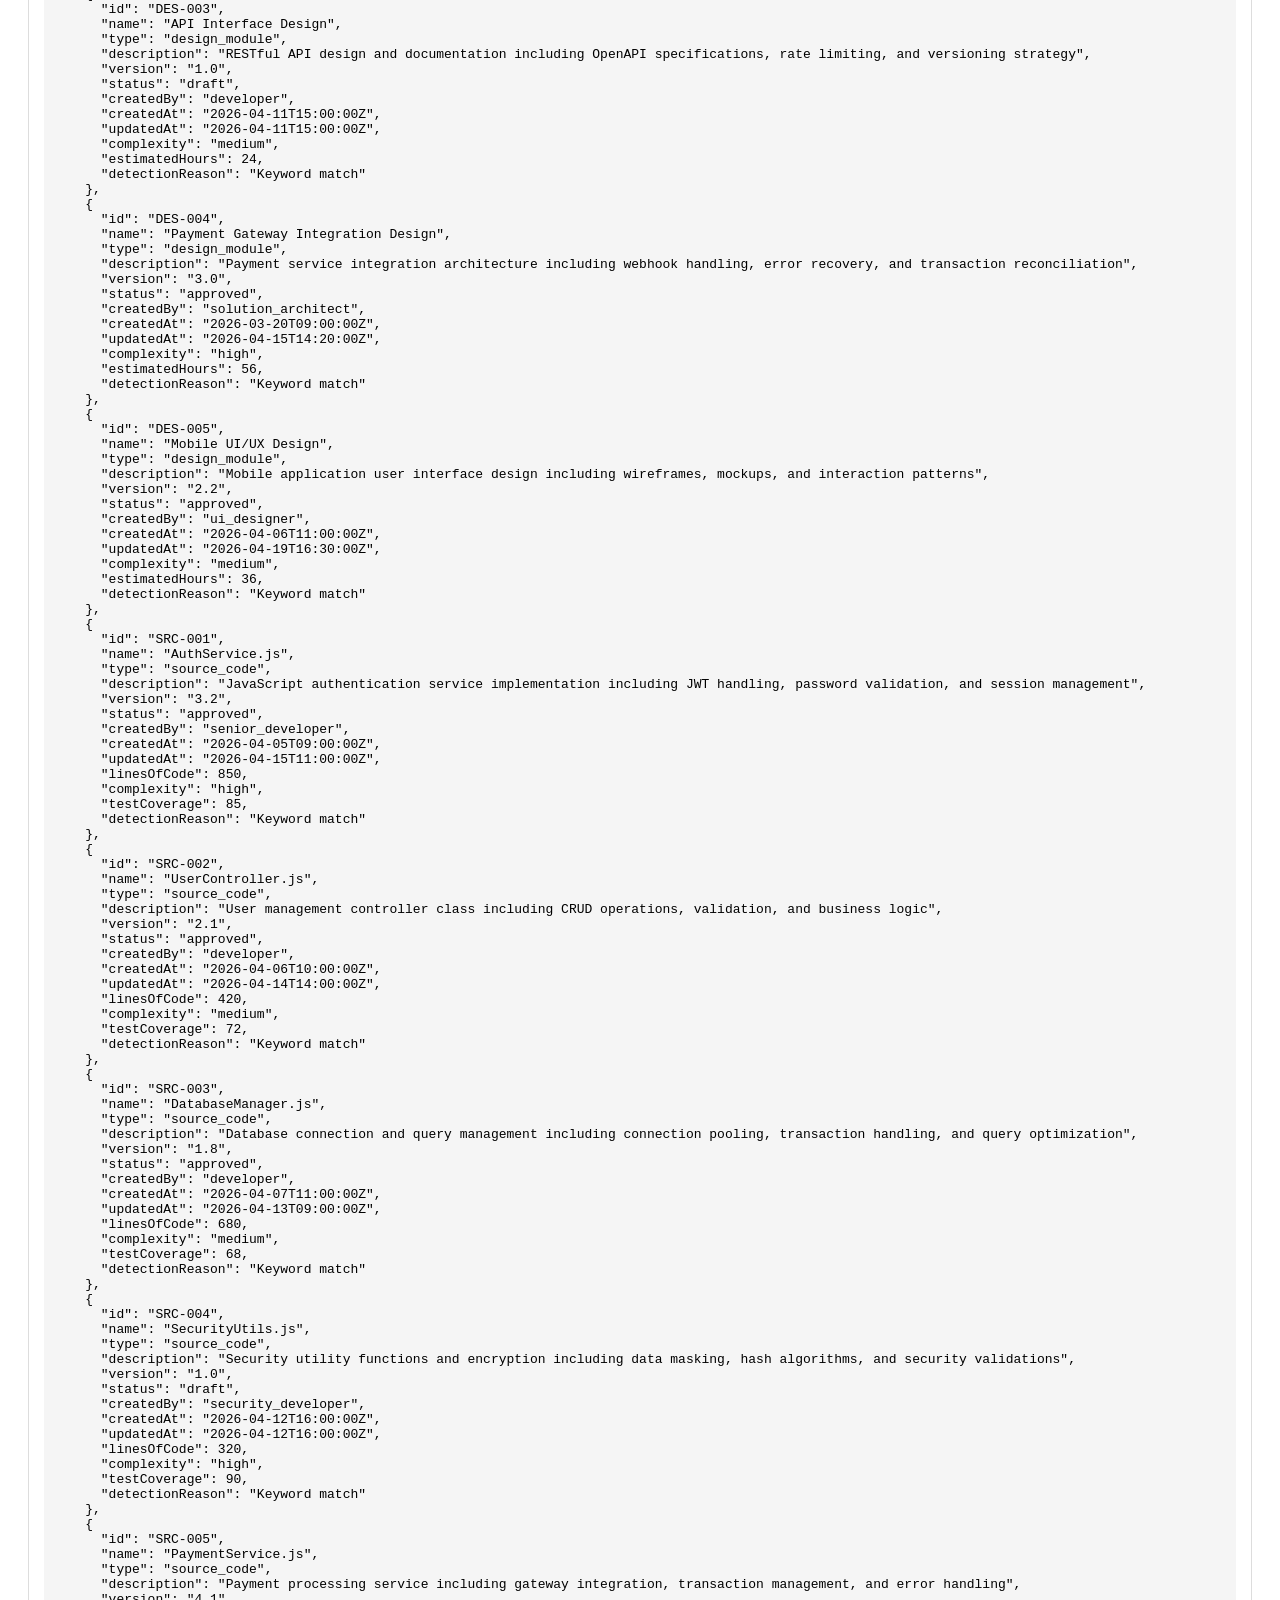
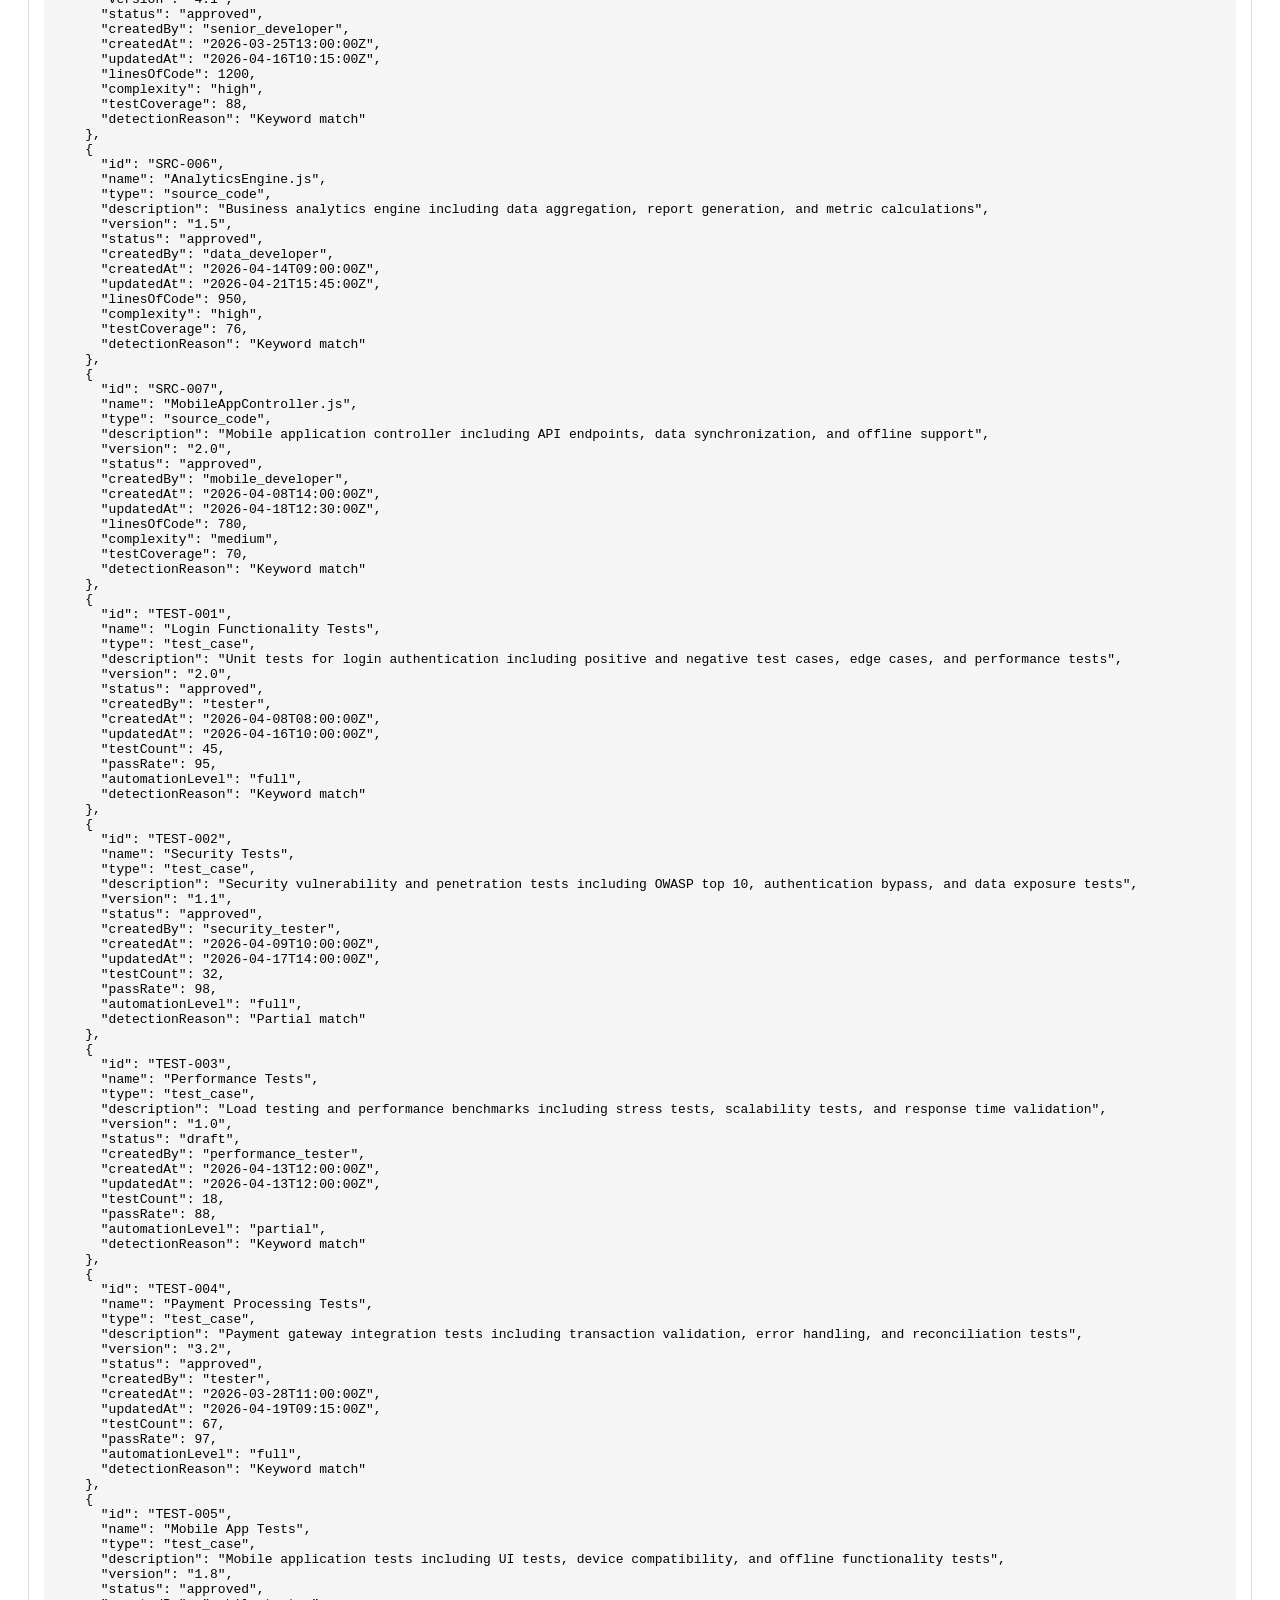
<file: debug-analysis.html>
<!DOCTYPE html>
<html lang="en">
<head>
    <meta charset="UTF-8">
    <meta name="viewport" content="width=device-width, initial-scale=1.0">
    <title>Debug Analysis - CIAS</title>
    <style>
        body { font-family: Arial, sans-serif; padding: 20px; }
        .debug-section { margin: 20px 0; padding: 15px; border: 1px solid #ddd; border-radius: 5px; }
        .debug-title { font-weight: bold; color: #333; margin-bottom: 10px; }
        .debug-content { background: #f5f5f5; padding: 10px; border-radius: 3px; }
        pre { white-space: pre-wrap; word-wrap: break-word; }
    </style>
</head>
<body>
    <h1>Debug Analysis Page</h1>
    
    <div class="debug-section">
        <div class="debug-title">1. LocalStorage Data</div>
        <div id="localStorageData" class="debug-content">Loading...</div>
    </div>
    
    <div class="debug-section">
        <div class="debug-title">2. Change Requests</div>
        <div id="changeRequests" class="debug-content">Loading...</div>
    </div>
    
    <div class="debug-section">
        <div class="debug-title">3. Artifacts</div>
        <div id="artifacts" class="debug-content">Loading...</div>
    </div>
    
    <div class="debug-section">
        <div class="debug-title">4. Dependencies</div>
        <div id="dependencies" class="debug-content">Loading...</div>
    </div>
    
    <div class="debug-section">
        <div class="debug-title">5. Analysis Test</div>
        <div id="analysisTest" class="debug-content">Loading...</div>
    </div>

    <script src="security.js"></script>
    <script src="userStorage.js"></script>
    <script src="changeRequest.js"></script>
    <script src="artifactManager.js"></script>
    <script>
        document.addEventListener('DOMContentLoaded', function() {
            // Check localStorage
            const storageKeys = ['cias_change_requests', 'cias_artifacts', 'cias_artifact_dependencies', 'cias_change_request_artifacts'];
            let storageHTML = '<pre>';
            storageKeys.forEach(key => {
                const data = localStorage.getItem(key);
                storageHTML += `${key}: ${data ? 'EXISTS (' + JSON.parse(data).length + ' items)' : 'NOT FOUND'}\n`;
            });
            storageHTML += '</pre>';
            document.getElementById('localStorageData').innerHTML = storageHTML;
            
            // Initialize systems
            const changeRequestSystem = new ChangeRequestSystem();
            const artifactManager = new ArtifactManager();
            
            // Get change requests
            const requests = changeRequestSystem.getChangeRequests();
            document.getElementById('changeRequests').innerHTML = `<pre>${JSON.stringify(requests, null, 2)}</pre>`;
            
            // Get artifacts
            const artifacts = artifactManager.getArtifacts();
            document.getElementById('artifacts').innerHTML = `<pre>Total: ${artifacts.length} artifacts\n${JSON.stringify(artifacts.slice(0, 3), null, 2)}</pre>`;
            
            // Get dependencies
            const dependencies = artifactManager.getDependencies();
            document.getElementById('dependencies').innerHTML = `<pre>Total: ${dependencies.length} dependencies\n${JSON.stringify(dependencies.slice(0, 3), null, 2)}</pre>`;
            
            // Test analysis with sample change request
            if (requests.length > 0) {
                const sampleRequest = requests[0];
                const analysis = artifactManager.analyzeImpact(sampleRequest);
                document.getElementById('analysisTest').innerHTML = `
                    <h4>Sample Request: ${sampleRequest.id}</h4>
                    <pre>${JSON.stringify(sampleRequest, null, 2)}</pre>
                    <h4>Analysis Result:</h4>
                    <pre>${JSON.stringify(analysis, null, 2)}</pre>
                `;
            } else {
                // Create test change request
                const testRequest = {
                    id: 'TEST-001',
                    changeType: 'feature',
                    description: 'Add user authentication functionality',
                    priority: 'high',
                    requestedBy: 'test_user',
                    dateOfSubmission: new Date().toISOString()
                };
                
                const analysis = artifactManager.analyzeImpact(testRequest);
                document.getElementById('analysisTest').innerHTML = `
                    <h4>Test Request (Created)</h4>
                    <pre>${JSON.stringify(testRequest, null, 2)}</pre>
                    <h4>Analysis Result:</h4>
                    <pre>${JSON.stringify(analysis, null, 2)}</pre>
                `;
            }
        });
    </script>
</body>
</html>
</file>
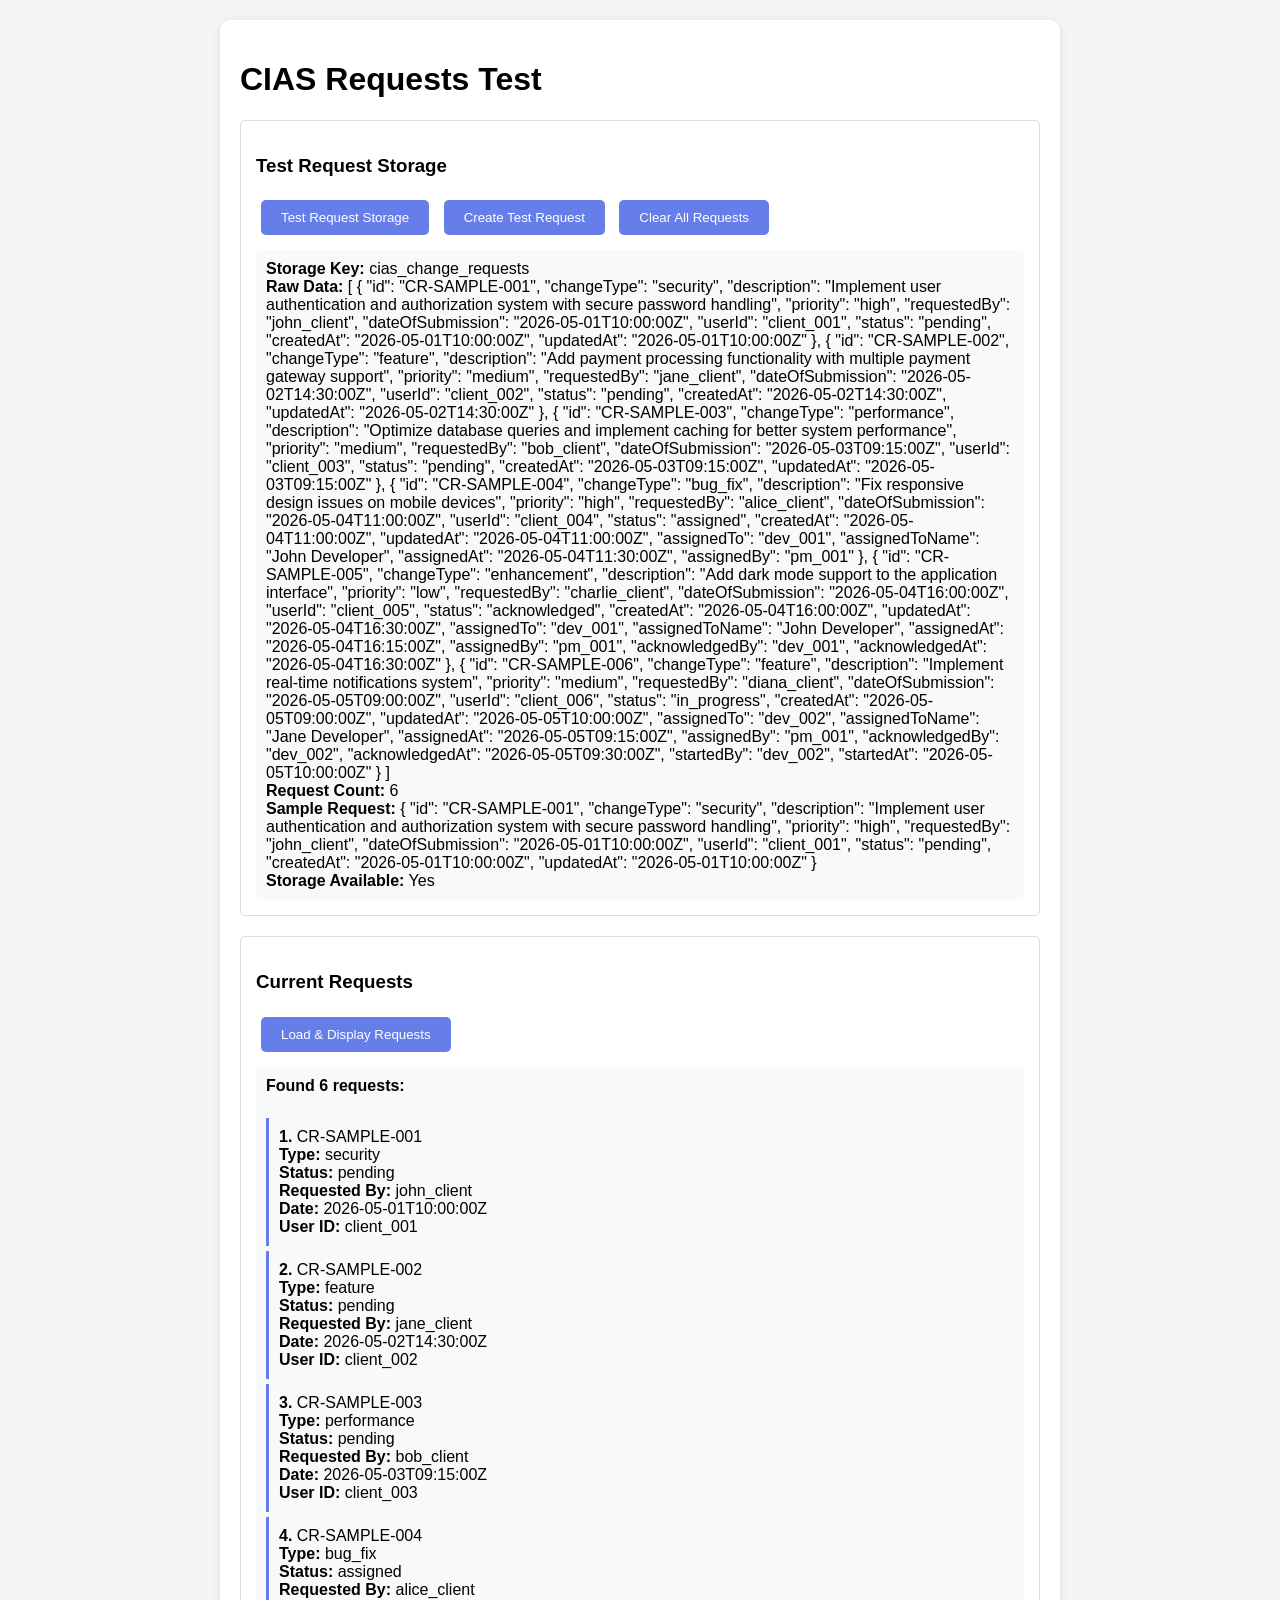
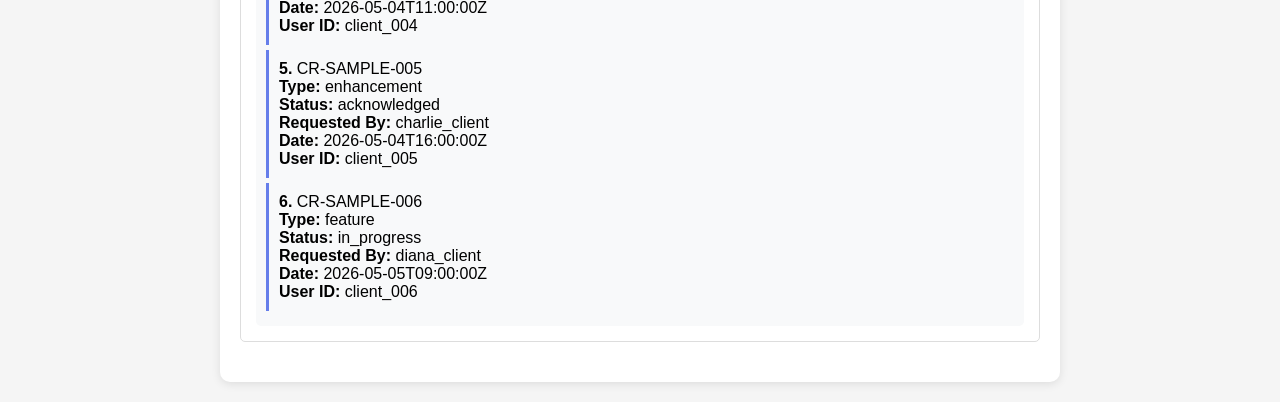
<file: test-requests.html>
<!DOCTYPE html>
<html lang="en">
<head>
    <meta charset="UTF-8">
    <meta name="viewport" content="width=device-width, initial-scale=1.0">
    <title>Test Requests - CIAS</title>
    <style>
        body {
            font-family: Arial, sans-serif;
            margin: 20px;
            background: #f5f5f5;
        }
        .container {
            max-width: 800px;
            margin: 0 auto;
            background: white;
            padding: 20px;
            border-radius: 10px;
            box-shadow: 0 2px 10px rgba(0,0,0,0.1);
        }
        .section {
            margin-bottom: 20px;
            padding: 15px;
            border: 1px solid #ddd;
            border-radius: 5px;
        }
        .btn {
            background: #667eea;
            color: white;
            border: none;
            padding: 10px 20px;
            border-radius: 5px;
            cursor: pointer;
            margin: 5px;
        }
        .btn:hover {
            background: #5a6fd8;
        }
        .result {
            background: #f8f9fa;
            padding: 10px;
            border-radius: 5px;
            margin-top: 10px;
        }
    </style>
</head>
<body>
    <div class="container">
        <h1>CIAS Requests Test</h1>
        
        <div class="section">
            <h3>Test Request Storage</h3>
            <button class="btn" onclick="testRequestStorage()">Test Request Storage</button>
            <button class="btn" onclick="createTestRequest()">Create Test Request</button>
            <button class="btn" onclick="clearAllRequests()">Clear All Requests</button>
            <div id="storageResult" class="result"></div>
        </div>
        
        <div class="section">
            <h3>Current Requests</h3>
            <button class="btn" onclick="loadAndDisplayRequests()">Load & Display Requests</button>
            <div id="requestsResult" class="result"></div>
        </div>
    </div>

    <script>
        // Test request storage and loading
        function testRequestStorage() {
            const result = document.getElementById('storageResult');
            
            try {
                // Test localStorage
                const storageKey = 'cias_change_requests';
                const requests = JSON.parse(localStorage.getItem(storageKey) || '[]');
                
                result.innerHTML = `
                    <strong>Storage Key:</strong> ${storageKey}<br>
                    <strong>Raw Data:</strong> ${JSON.stringify(requests, null, 2)}<br>
                    <strong>Request Count:</strong> ${requests.length}<br>
                    <strong>Sample Request:</strong> ${requests.length > 0 ? JSON.stringify(requests[0], null, 2) : 'None'}<br>
                    <strong>Storage Available:</strong> ${typeof localStorage.getItem(storageKey) !== 'undefined' ? 'Yes' : 'No'}
                `;
            } catch (error) {
                result.innerHTML = `<strong>Error:</strong> ${error.message}`;
            }
        }
        
        function createTestRequest() {
            const result = document.getElementById('storageResult');
            
            try {
                // Create a test request
                const testRequest = {
                    id: 'TEST-' + Date.now(),
                    changeType: 'feature',
                    description: 'Test change request for debugging',
                    priority: 'high',
                    requestedBy: 'Test User',
                    dateOfSubmission: new Date().toISOString().split('T')[0],
                    userId: 'test-user-id',
                    status: 'pending',
                    createdAt: new Date().toISOString()
                };
                
                // Save to localStorage
                const storageKey = 'cias_change_requests';
                const existingRequests = JSON.parse(localStorage.getItem(storageKey) || '[]');
                existingRequests.push(testRequest);
                localStorage.setItem(storageKey, JSON.stringify(existingRequests));
                
                result.innerHTML = `
                    <strong>Test Request Created:</strong><br>
                    ID: ${testRequest.id}<br>
                    Type: ${testRequest.changeType}<br>
                    Status: ${testRequest.status}<br>
                    <strong>Total Requests:</strong> ${existingRequests.length}
                `;
                
                // Reload display
                loadAndDisplayRequests();
                
            } catch (error) {
                result.innerHTML = `<strong>Error:</strong> ${error.message}`;
            }
        }
        
        function clearAllRequests() {
            const result = document.getElementById('storageResult');
            
            try {
                const storageKey = 'cias_change_requests';
                localStorage.removeItem(storageKey);
                result.innerHTML = '<strong>All requests cleared from storage</strong>';
                
                // Reload display
                loadAndDisplayRequests();
                
            } catch (error) {
                result.innerHTML = `<strong>Error:</strong> ${error.message}`;
            }
        }
        
        function loadAndDisplayRequests() {
            const result = document.getElementById('requestsResult');
            
            try {
                const storageKey = 'cias_change_requests';
                const requests = JSON.parse(localStorage.getItem(storageKey) || '[]');
                
                if (requests.length === 0) {
                    result.innerHTML = '<strong>No requests found in storage</strong>';
                } else {
                    let html = '<strong>Found ' + requests.length + ' requests:</strong><br><br>';
                    
                    requests.forEach((request, index) => {
                        html += `
                            <div style="background: #f8f9fa; padding: 10px; margin: 5px 0; border-left: 3px solid #667eea;">
                                <strong>${index + 1}.</strong> ${request.id}<br>
                                <strong>Type:</strong> ${request.changeType}<br>
                                <strong>Status:</strong> ${request.status}<br>
                                <strong>Requested By:</strong> ${request.requestedBy}<br>
                                <strong>Date:</strong> ${request.dateOfSubmission}<br>
                                <strong>User ID:</strong> ${request.userId}
                            </div>
                        `;
                    });
                    
                    result.innerHTML = html;
                }
                
            } catch (error) {
                result.innerHTML = `<strong>Error:</strong> ${error.message}`;
            }
        }
        
        // Auto-load on page load
        window.onload = function() {
            testRequestStorage();
            loadAndDisplayRequests();
        };
    </script>
</body>
</html>
</file>
<file: style.css>
* {
    margin: 0;
    padding: 0;
    box-sizing: border-box;
    font-family: 'Segoe UI', Tahoma, Geneva, Verdana, sans-serif;
}

body {
    background: white;
    min-height: 100vh;
    display: flex;
    align-items: center;
    justify-content: center;
}

.login-container {
    width: 100%;
    padding: 20px;
}

.login-box {
    background: white;
    max-width: 400px;
    margin: 0 auto;
    padding: 40px;
    border-radius: 10px;
    box-shadow: 0 10px 40px rgba(0, 0, 0, 0.1);
}

.logo {
    text-align: center;
    margin-bottom: 30px;
}

.logo h1 {
    color: #667eea;
    font-size: 36px;
    font-weight: 700;
    margin-bottom: 8px;
    letter-spacing: 2px;
}

.logo p {
    color: #666;
    font-size: 14px;
}

.form-group {
    margin-bottom: 20px;
}

.form-group label {
    display: block;
    margin-bottom: 8px;
    color: #333;
    font-size: 14px;
    font-weight: 500;
}

.form-group input[type="text"],
.form-group input[type="password"],
.form-group input[type="email"] {
    width: 100%;
    padding: 12px 15px;
    border: 1px solid #ddd;
    border-radius: 5px;
    font-size: 14px;
    transition: border-color 0.3s ease;
}

.form-group input[type="text"]:focus,
.form-group input[type="password"]:focus,
.form-group input[type="email"]:focus {
    outline: none;
    border-color: #667eea;
}

.remember-me,
.show-password {
    display: flex;
    align-items: center;
    gap: 8px;
}

.remember-me input[type="checkbox"],
.show-password input[type="checkbox"] {
    width: 18px;
    height: 18px;
    cursor: pointer;
}

.remember-me label,
.show-password label {
    margin-bottom: 0;
    cursor: pointer;
}

.login-btn {
    width: 100%;
    padding: 12px;
    background: linear-gradient(135deg, #667eea 0%, #764ba2 100%);
    color: white;
    border: none;
    border-radius: 5px;
    font-size: 16px;
    font-weight: 600;
    cursor: pointer;
    transition: transform 0.2s ease, box-shadow 0.2s ease;
}

.login-btn:hover {
    transform: translateY(-2px);
    box-shadow: 0 5px 20px rgba(102, 126, 234, 0.4);
}

.login-btn:active {
    transform: translateY(0);
}

.links {
    text-align: center;
    margin-top: 20px;
    padding-top: 20px;
    border-top: 1px solid #eee;
}

.links a {
    color: #667eea;
    text-decoration: none;
    font-size: 14px;
    transition: color 0.3s ease;
}

.links a:hover {
    color: #764ba2;
    text-decoration: underline;
}

.links .divider {
    margin: 0 10px;
    color: #999;
}

.links span {
    color: #666;
    font-size: 14px;
    margin-right: 5px;
}

.error-message {
    background: #fee;
    color: #c00;
    padding: 10px;
    border-radius: 5px;
    margin-bottom: 15px;
    font-size: 14px;
    display: none;
}

.error-message.show {
    display: block;
}
</file>
